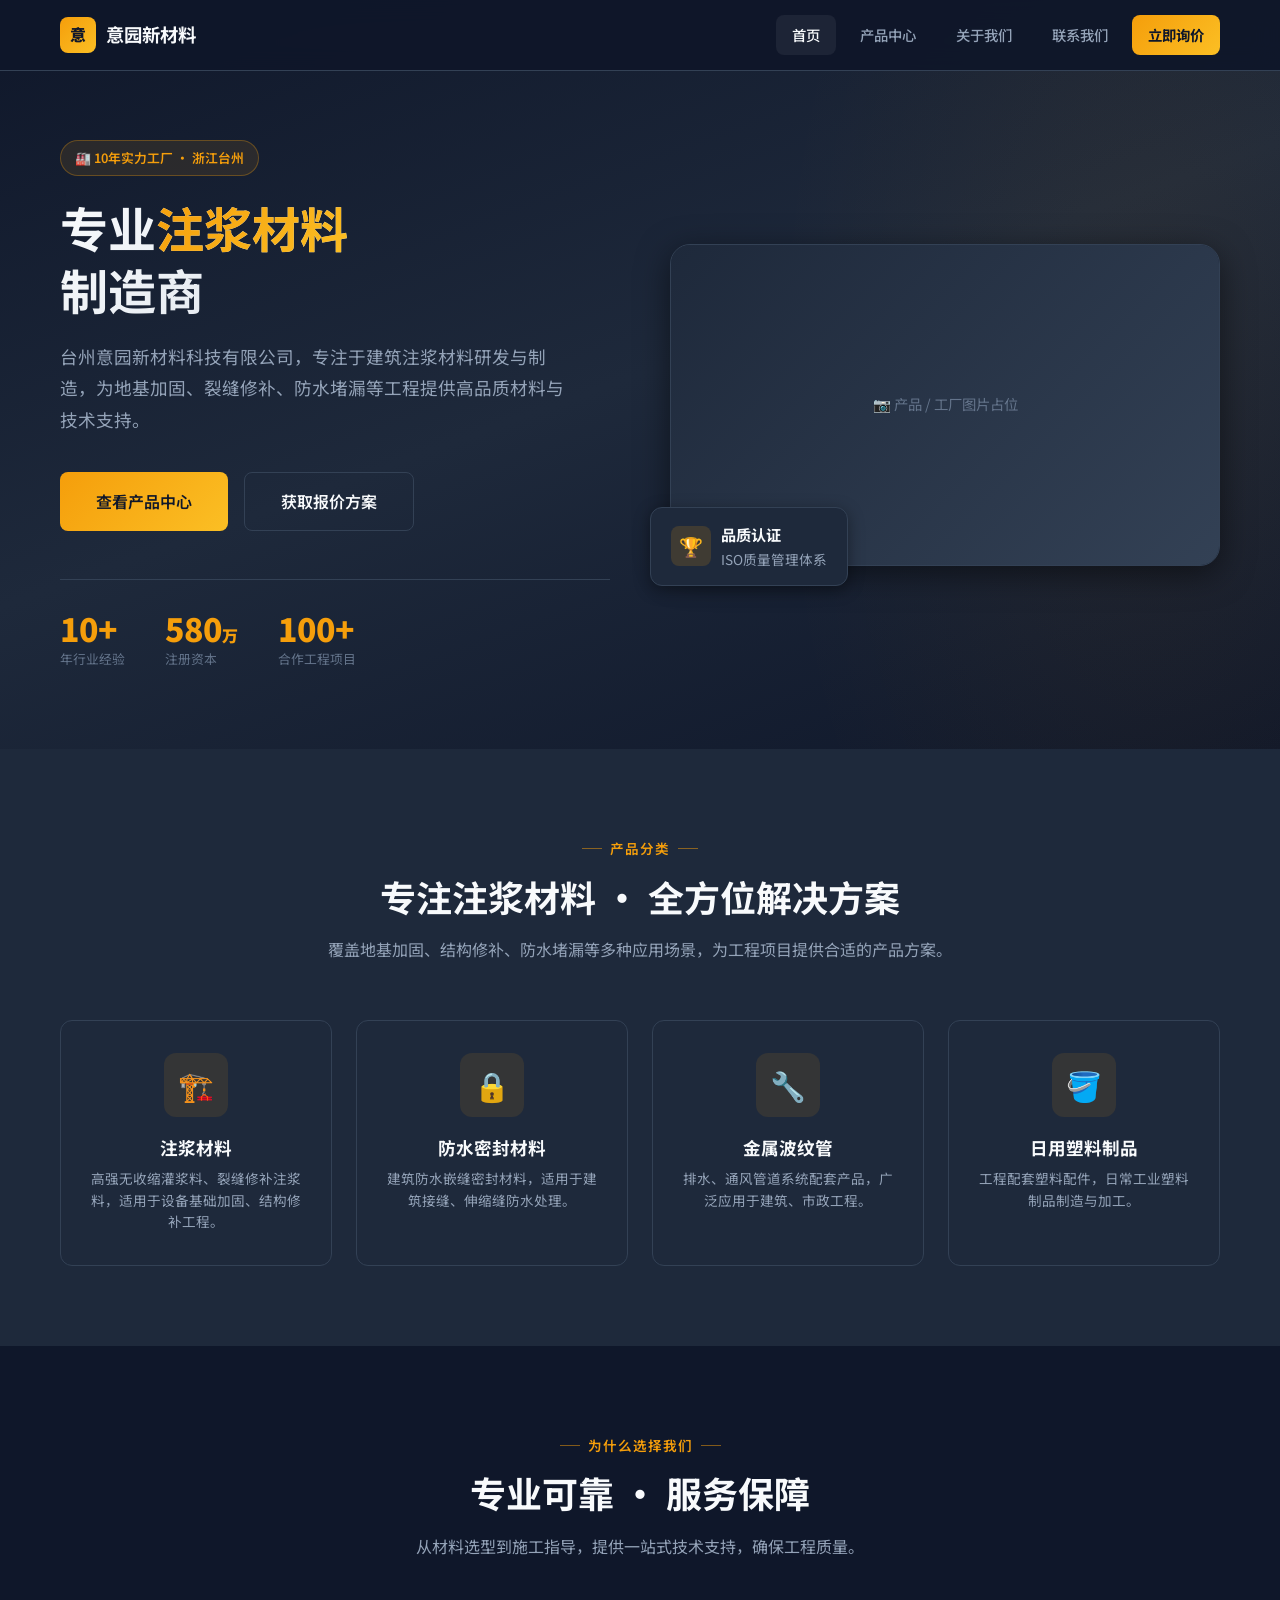
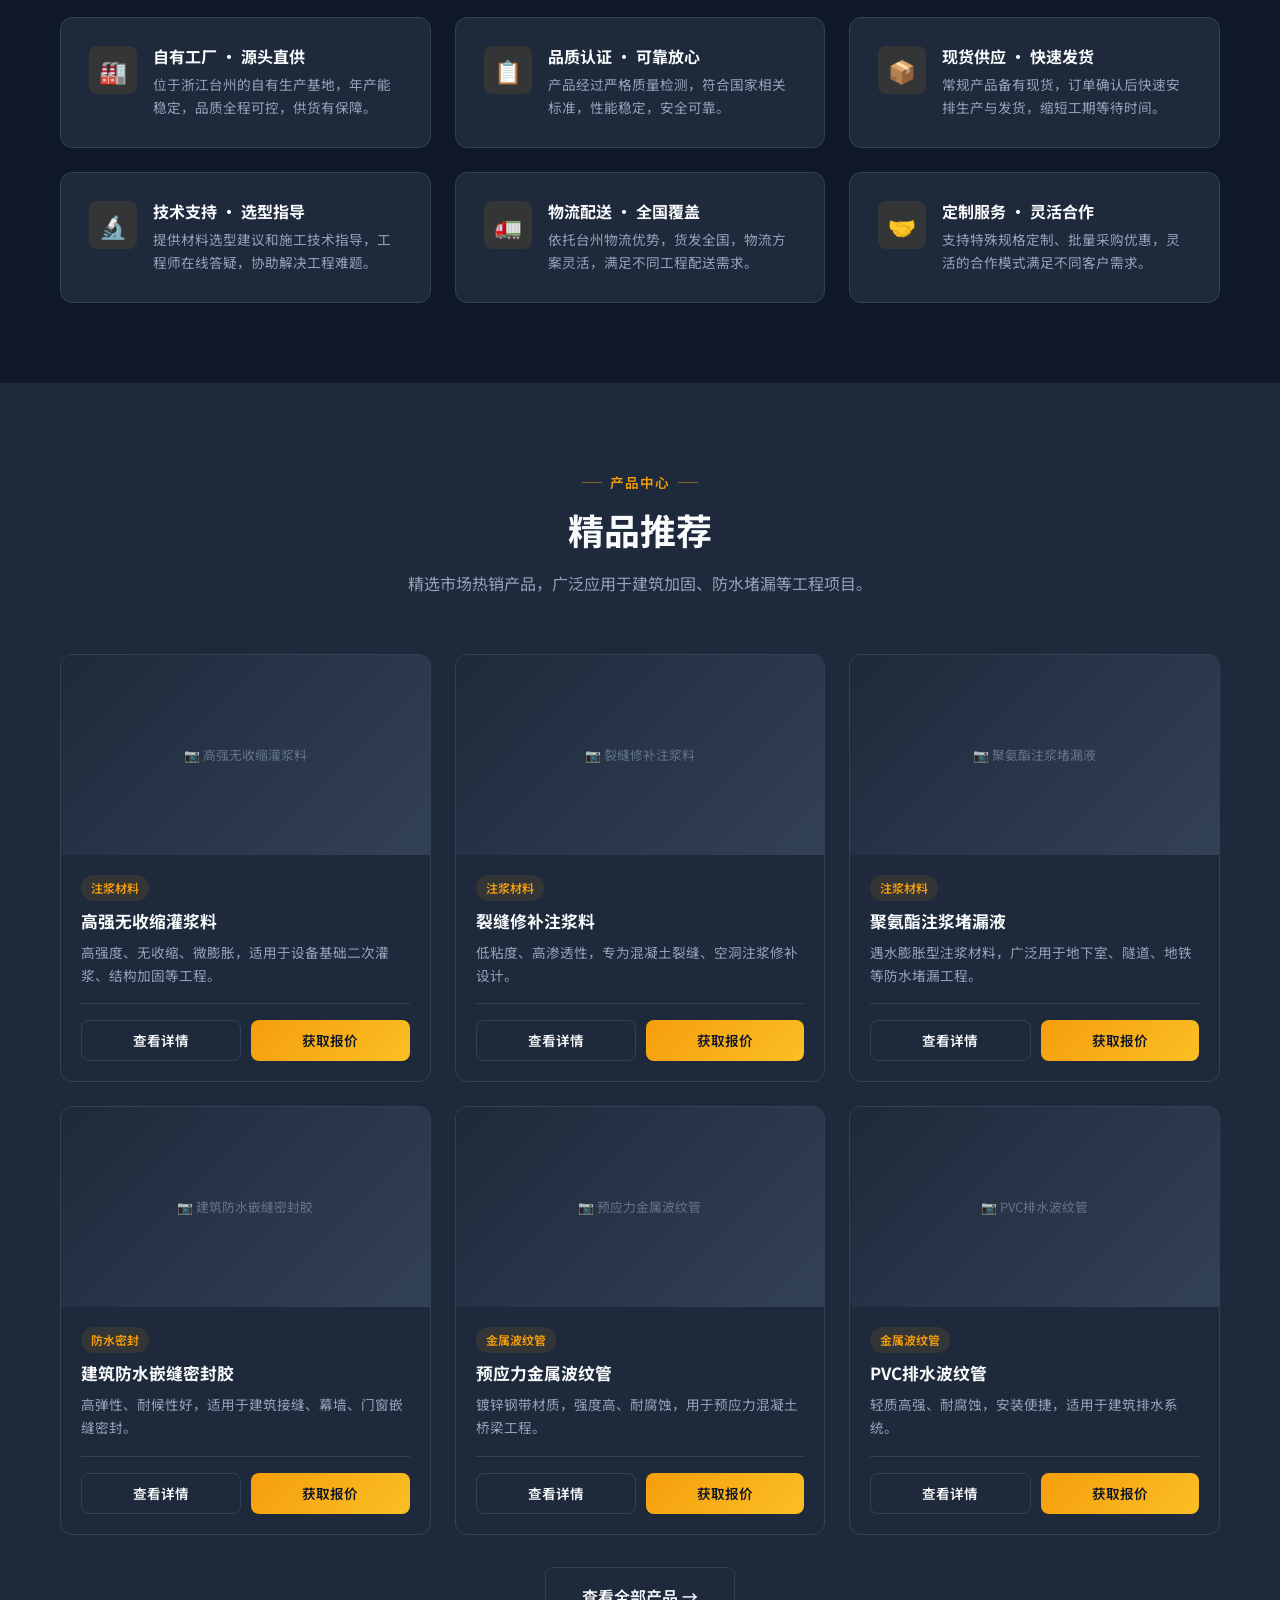
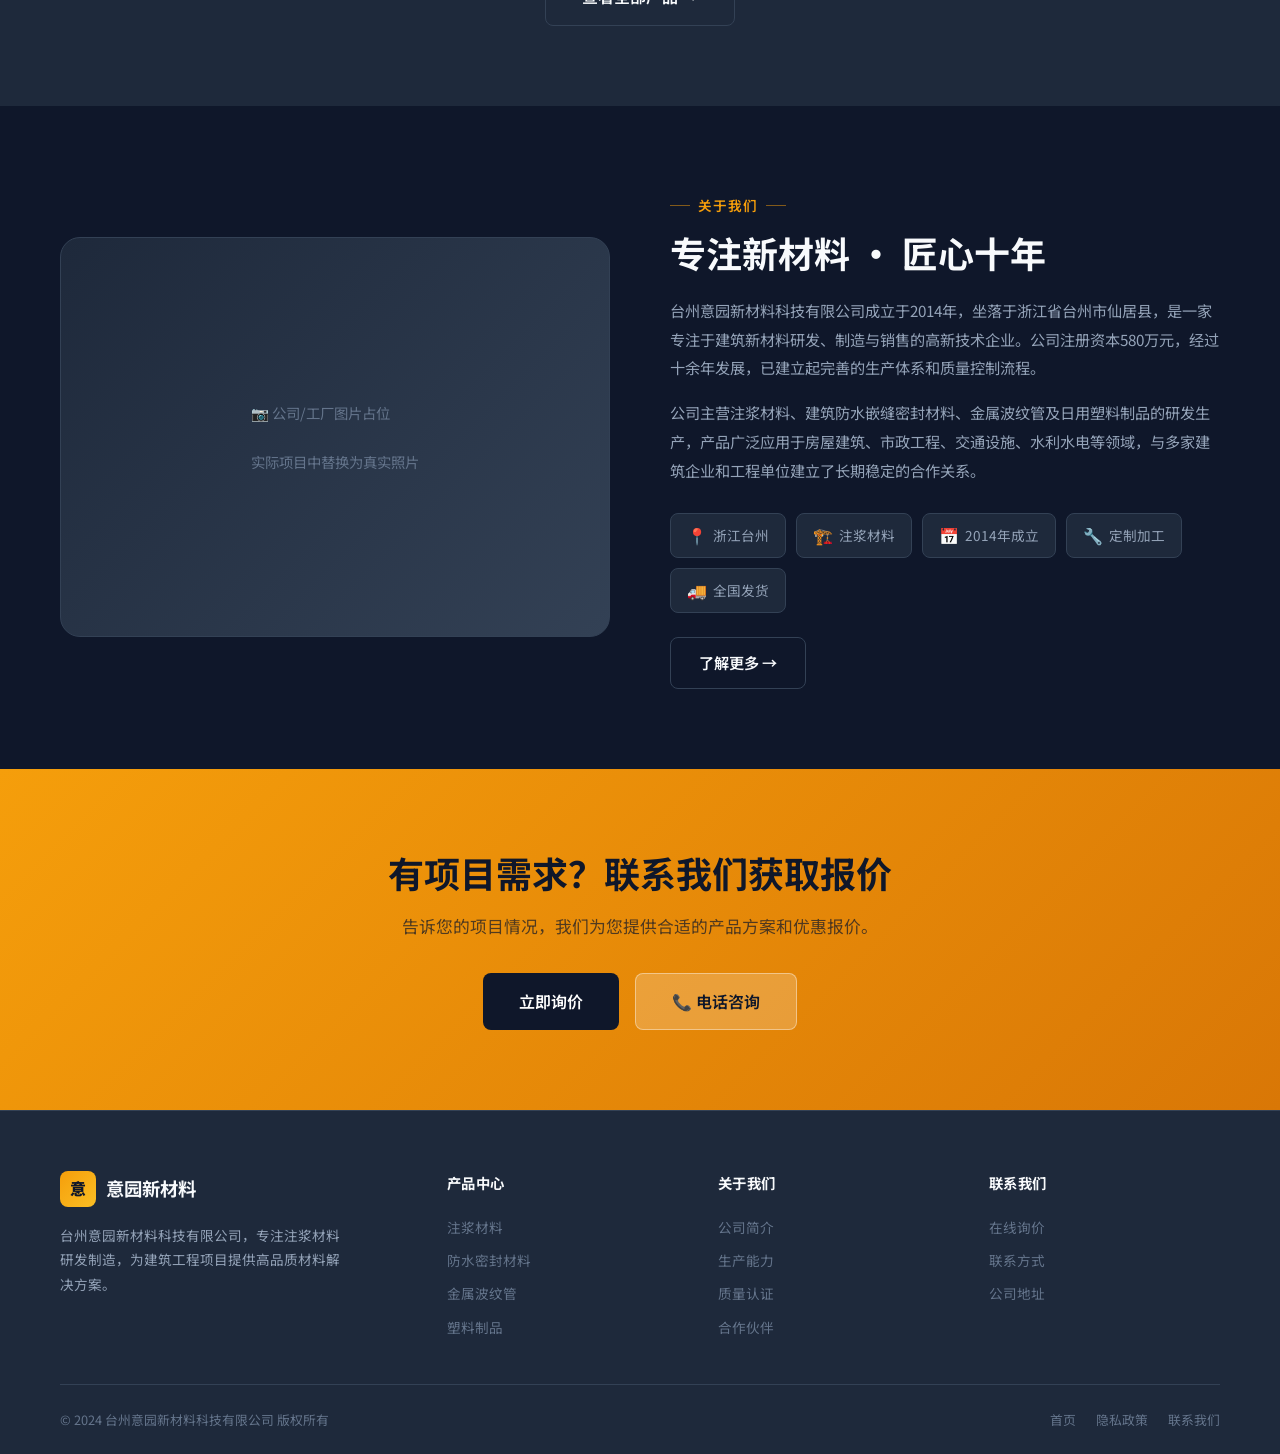
<file: index.html>
<!DOCTYPE html>
<html lang="zh-CN">
<head>
  <meta charset="UTF-8">
  <meta name="viewport" content="width=device-width, initial-scale=1.0">
  <title>台州意园新材料科技有限公司 — 专业注浆材料制造商</title>
  <meta name="description" content="台州意园新材料科技，10年注浆材料研发制造经验，专业生产高强无收缩灌浆料、裂缝修补注浆料等建筑加固材料，服务全国工程项目。">
  <link rel="preconnect" href="https://fonts.googleapis.com">
  <link href="https://fonts.googleapis.com/css2?family=Noto+Sans+SC:wght@400;500;600;700;900&display=swap" rel="stylesheet">
  <link rel="stylesheet" href="style.css">
</head>
<body>

  <!-- ========== 导航栏 ========== -->
  <nav class="navbar">
    <div class="container">
      <a href="index.html" class="navbar-logo">
        <div class="navbar-logo-icon">意</div>
        <span>意园新材料</span>
      </a>

      <div class="navbar-menu">
        <a href="index.html" class="active">首页</a>
        <a href="products.html">产品中心</a>
        <a href="about.html">关于我们</a>
        <a href="contact.html">联系我们</a>
        <a href="contact.html" class="navbar-cta">立即询价</a>
      </div>

      <button class="navbar-toggle" aria-label="打开菜单" aria-expanded="false">
        <span></span><span></span><span></span>
      </button>
    </div>
  </nav>

  <!-- 移动端菜单 -->
  <div class="mobile-menu">
    <a href="index.html" class="active">首页</a>
    <a href="products.html">产品中心</a>
    <a href="about.html">关于我们</a>
    <a href="contact.html">联系我们</a>
    <a href="contact.html">立即询价</a>
  </div>

  <!-- ========== Hero 区域 ========== -->
  <section class="hero">
    <div class="container">
      <div class="hero-content">
        <div class="hero-badge">🏭 10年实力工厂 · 浙江台州</div>
        <h1>专业<span>注浆材料</span><br>制造商</h1>
        <p class="hero-desc">
          台州意园新材料科技有限公司，专注于建筑注浆材料研发与制造，为地基加固、裂缝修补、防水堵漏等工程提供高品质材料与技术支持。
        </p>
        <div class="hero-buttons">
          <a href="products.html" class="btn btn-primary btn-lg">查看产品中心</a>
          <a href="contact.html" class="btn btn-outline btn-lg">获取报价方案</a>
        </div>
        <div class="hero-stats">
          <div>
            <div class="hero-stat-num">10+</div>
            <div class="hero-stat-label">年行业经验</div>
          </div>
          <div>
            <div class="hero-stat-num">580<span style="font-size:1rem;">万</span></div>
            <div class="hero-stat-label">注册资本</div>
          </div>
          <div>
            <div class="hero-stat-num">100+</div>
            <div class="hero-stat-label">合作工程项目</div>
          </div>
        </div>
      </div>

      <div class="hero-visual">
        <div class="hero-card">
          <div class="hero-card-img">
            <!-- 占位图：实际项目中替换为真实工厂/产品图片 -->
            <span>📷 产品 / 工厂图片占位</span>
          </div>
        </div>
        <div class="hero-floating-badge">
          <div class="hero-floating-badge-icon">🏆</div>
          <div class="hero-floating-badge-text">
            <strong>品质认证</strong>
            ISO质量管理体系
          </div>
        </div>
      </div>
    </div>
  </section>

  <!-- ========== 产品分类 ========== -->
  <section class="section section-dark" id="categories">
    <div class="container">
      <div class="section-header">
        <div class="section-label">产品分类</div>
        <h2>专注注浆材料 · 全方位解决方案</h2>
        <p>覆盖地基加固、结构修补、防水堵漏等多种应用场景，为工程项目提供合适的产品方案。</p>
      </div>

      <div class="categories-grid">
        <a href="products.html?cat=grouting" class="category-card">
          <div class="category-icon">🏗️</div>
          <h3>注浆材料</h3>
          <p>高强无收缩灌浆料、裂缝修补注浆料，适用于设备基础加固、结构修补工程。</p>
        </a>

        <a href="products.html?cat=sealing" class="category-card">
          <div class="category-icon">🔒</div>
          <h3>防水密封材料</h3>
          <p>建筑防水嵌缝密封材料，适用于建筑接缝、伸缩缝防水处理。</p>
        </a>

        <a href="products.html?cat=bellows" class="category-card">
          <div class="category-icon">🔧</div>
          <h3>金属波纹管</h3>
          <p>排水、通风管道系统配套产品，广泛应用于建筑、市政工程。</p>
        </a>

        <a href="products.html?cat=plastic" class="category-card">
          <div class="category-icon">🪣</div>
          <h3>日用塑料制品</h3>
          <p>工程配套塑料配件，日常工业塑料制品制造与加工。</p>
        </a>
      </div>
    </div>
  </section>

  <!-- ========== 核心优势 ========== -->
  <section class="section" id="features">
    <div class="container">
      <div class="section-header">
        <div class="section-label">为什么选择我们</div>
        <h2>专业可靠 · 服务保障</h2>
        <p>从材料选型到施工指导，提供一站式技术支持，确保工程质量。</p>
      </div>

      <div class="features-grid">
        <div class="feature-card">
          <div class="feature-icon">🏭</div>
          <div class="feature-content">
            <h4>自有工厂 · 源头直供</h4>
            <p>位于浙江台州的自有生产基地，年产能稳定，品质全程可控，供货有保障。</p>
          </div>
        </div>

        <div class="feature-card">
          <div class="feature-icon">📋</div>
          <div class="feature-content">
            <h4>品质认证 · 可靠放心</h4>
            <p>产品经过严格质量检测，符合国家相关标准，性能稳定，安全可靠。</p>
          </div>
        </div>

        <div class="feature-card">
          <div class="feature-icon">📦</div>
          <div class="feature-content">
            <h4>现货供应 · 快速发货</h4>
            <p>常规产品备有现货，订单确认后快速安排生产与发货，缩短工期等待时间。</p>
          </div>
        </div>

        <div class="feature-card">
          <div class="feature-icon">🔬</div>
          <div class="feature-content">
            <h4>技术支持 · 选型指导</h4>
            <p>提供材料选型建议和施工技术指导，工程师在线答疑，协助解决工程难题。</p>
          </div>
        </div>

        <div class="feature-card">
          <div class="feature-icon">🚛</div>
          <div class="feature-content">
            <h4>物流配送 · 全国覆盖</h4>
            <p>依托台州物流优势，货发全国，物流方案灵活，满足不同工程配送需求。</p>
          </div>
        </div>

        <div class="feature-card">
          <div class="feature-icon">🤝</div>
          <div class="feature-content">
            <h4>定制服务 · 灵活合作</h4>
            <p>支持特殊规格定制、批量采购优惠，灵活的合作模式满足不同客户需求。</p>
          </div>
        </div>
      </div>
    </div>
  </section>

  <!-- ========== 精选产品 ========== -->
  <section class="section section-dark" id="products">
    <div class="container">
      <div class="section-header">
        <div class="section-label">产品中心</div>
        <h2>精品推荐</h2>
        <p>精选市场热销产品，广泛应用于建筑加固、防水堵漏等工程项目。</p>
      </div>

      <div class="products-grid" id="featured-products">
        <!-- 产品由JS动态加载，数据来自 data/products.js -->
      </div>

      <div class="text-center mt-32">
        <a href="products.html" class="btn btn-outline btn-lg">查看全部产品 →</a>
      </div>
    </div>
  </section>

  <!-- ========== 关于我们 ========== -->
  <section class="section" id="about">
    <div class="container">
      <div class="about-grid">
        <div class="about-img-placeholder">
          📷 公司/工厂图片占位<br><br>
          实际项目中替换为真实照片
        </div>

        <div class="about-content">
          <div class="section-label">关于我们</div>
          <h2>专注新材料 · 匠心十年</h2>
          <p>
            台州意园新材料科技有限公司成立于2014年，坐落于浙江省台州市仙居县，是一家专注于建筑新材料研发、制造与销售的高新技术企业。公司注册资本580万元，经过十余年发展，已建立起完善的生产体系和质量控制流程。
          </p>
          <p>
            公司主营注浆材料、建筑防水嵌缝密封材料、金属波纹管及日用塑料制品的研发生产，产品广泛应用于房屋建筑、市政工程、交通设施、水利水电等领域，与多家建筑企业和工程单位建立了长期稳定的合作关系。
          </p>

          <div class="about-tags">
            <div class="about-tag"><span class="about-tag-icon">📍</span>浙江台州</div>
            <div class="about-tag"><span class="about-tag-icon">🏗️</span>注浆材料</div>
            <div class="about-tag"><span class="about-tag-icon">📅</span>2014年成立</div>
            <div class="about-tag"><span class="about-tag-icon">🔧</span>定制加工</div>
            <div class="about-tag"><span class="about-tag-icon">🚚</span>全国发货</div>
          </div>

          <div class="mt-24">
            <a href="about.html" class="btn btn-outline">了解更多 →</a>
          </div>
        </div>
      </div>
    </div>
  </section>

  <!-- ========== CTA 区域 ========== -->
  <section class="section" style="background: linear-gradient(135deg, #f59e0b, #d97706); text-align: center;">
    <div class="container">
      <h2 style="color: #0f172a; margin-bottom: 16px;">有项目需求？联系我们获取报价</h2>
      <p style="color: rgba(15,23,42,0.7); max-width: 500px; margin: 0 auto 32px; font-size: 1.05rem;">
        告诉您的项目情况，我们为您提供合适的产品方案和优惠报价。
      </p>
      <div style="display: flex; gap: 16px; justify-content: center; flex-wrap: wrap;">
        <a href="contact.html" class="btn" style="background:#0f172a; color:#fff; font-size:1rem; padding:14px 36px;">立即询价</a>
        <a href="tel:暂无" class="btn" style="background:rgba(255,255,255,0.2); color:#0f172a; border:1px solid rgba(255,255,255,0.4); font-size:1rem; padding:14px 36px;">📞 电话咨询</a>
      </div>
    </div>
  </section>

  <!-- ========== 页脚 ========== -->
  <footer class="footer">
    <div class="container">
      <div class="footer-grid">
        <div class="footer-brand">
          <a href="index.html" class="navbar-logo" style="margin-bottom: 8px;">
            <div class="navbar-logo-icon">意</div>
            <span>意园新材料</span>
          </a>
          <p>台州意园新材料科技有限公司，专注注浆材料研发制造，为建筑工程项目提供高品质材料解决方案。</p>
        </div>

        <div>
          <div class="footer-title">产品中心</div>
          <div class="footer-links">
            <a href="products.html?cat=grouting">注浆材料</a>
            <a href="products.html?cat=sealing">防水密封材料</a>
            <a href="products.html?cat=bellows">金属波纹管</a>
            <a href="products.html?cat=plastic">塑料制品</a>
          </div>
        </div>

        <div>
          <div class="footer-title">关于我们</div>
          <div class="footer-links">
            <a href="about.html">公司简介</a>
            <a href="about.html">生产能力</a>
            <a href="about.html">质量认证</a>
            <a href="about.html">合作伙伴</a>
          </div>
        </div>

        <div>
          <div class="footer-title">联系我们</div>
          <div class="footer-links">
            <a href="contact.html">在线询价</a>
            <a href="contact.html">联系方式</a>
            <a href="contact.html">公司地址</a>
          </div>
        </div>
      </div>

      <div class="footer-bottom">
        <span>© 2024 台州意园新材料科技有限公司 版权所有</span>
        <div class="footer-bottom-links">
          <a href="index.html">首页</a>
          <a href="about.html">隐私政策</a>
          <a href="contact.html">联系我们</a>
        </div>
      </div>
    </div>
  </footer>

  <!-- 回到顶部 -->
  <button class="back-to-top" aria-label="回到顶部">↑</button>

  <script src="main.js"></script>
  <script>
    // 动态加载精选产品
    document.addEventListener('DOMContentLoaded', () => {
      const container = document.getElementById('featured-products');
      if (!container) return;

      // 内嵌产品数据（后续可改为从 data/products.json 加载）
      const featuredProducts = [
        {
          id: 1,
          name: '高强无收缩灌浆料',
          category: 'grouting',
          categoryLabel: '注浆材料',
          desc: '高强度、无收缩、微膨胀，适用于设备基础二次灌浆、结构加固等工程。',
          image: '',
        },
        {
          id: 2,
          name: '裂缝修补注浆料',
          category: 'grouting',
          categoryLabel: '注浆材料',
          desc: '低粘度、高渗透性，专为混凝土裂缝、空洞注浆修补设计。',
          image: '',
        },
        {
          id: 3,
          name: '聚氨酯注浆堵漏液',
          category: 'grouting',
          categoryLabel: '注浆材料',
          desc: '遇水膨胀型注浆材料，广泛用于地下室、隧道、地铁等防水堵漏工程。',
          image: '',
        },
        {
          id: 4,
          name: '建筑防水嵌缝密封胶',
          category: 'sealing',
          categoryLabel: '防水密封',
          desc: '高弹性、耐候性好，适用于建筑接缝、幕墙、门窗嵌缝密封。',
          image: '',
        },
        {
          id: 5,
          name: '预应力金属波纹管',
          category: 'bellows',
          categoryLabel: '金属波纹管',
          desc: '镀锌钢带材质，强度高、耐腐蚀，用于预应力混凝土桥梁工程。',
          image: '',
        },
        {
          id: 6,
          name: 'PVC排水波纹管',
          category: 'bellows',
          categoryLabel: '金属波纹管',
          desc: '轻质高强、耐腐蚀，安装便捷，适用于建筑排水系统。',
          image: '',
        }
      ];

      container.innerHTML = featuredProducts.map(p => `
        <div class="product-card" data-category="${p.category}">
          <div class="product-card-img">
            📷 ${p.name}
          </div>
          <div class="product-card-body">
            <span class="product-tag">${p.categoryLabel}</span>
            <h3>${p.name}</h3>
            <p>${p.desc}</p>
            <div class="product-card-footer">
              <a href="product.html?id=${p.id}" class="btn btn-outline btn-sm" style="flex:1;">查看详情</a>
              <a href="contact.html" class="btn btn-primary btn-sm btn-inquiry" style="flex:1;">获取报价</a>
            </div>
          </div>
        </div>
      `).join('');
    });
  </script>
</body>
</html>
</file>
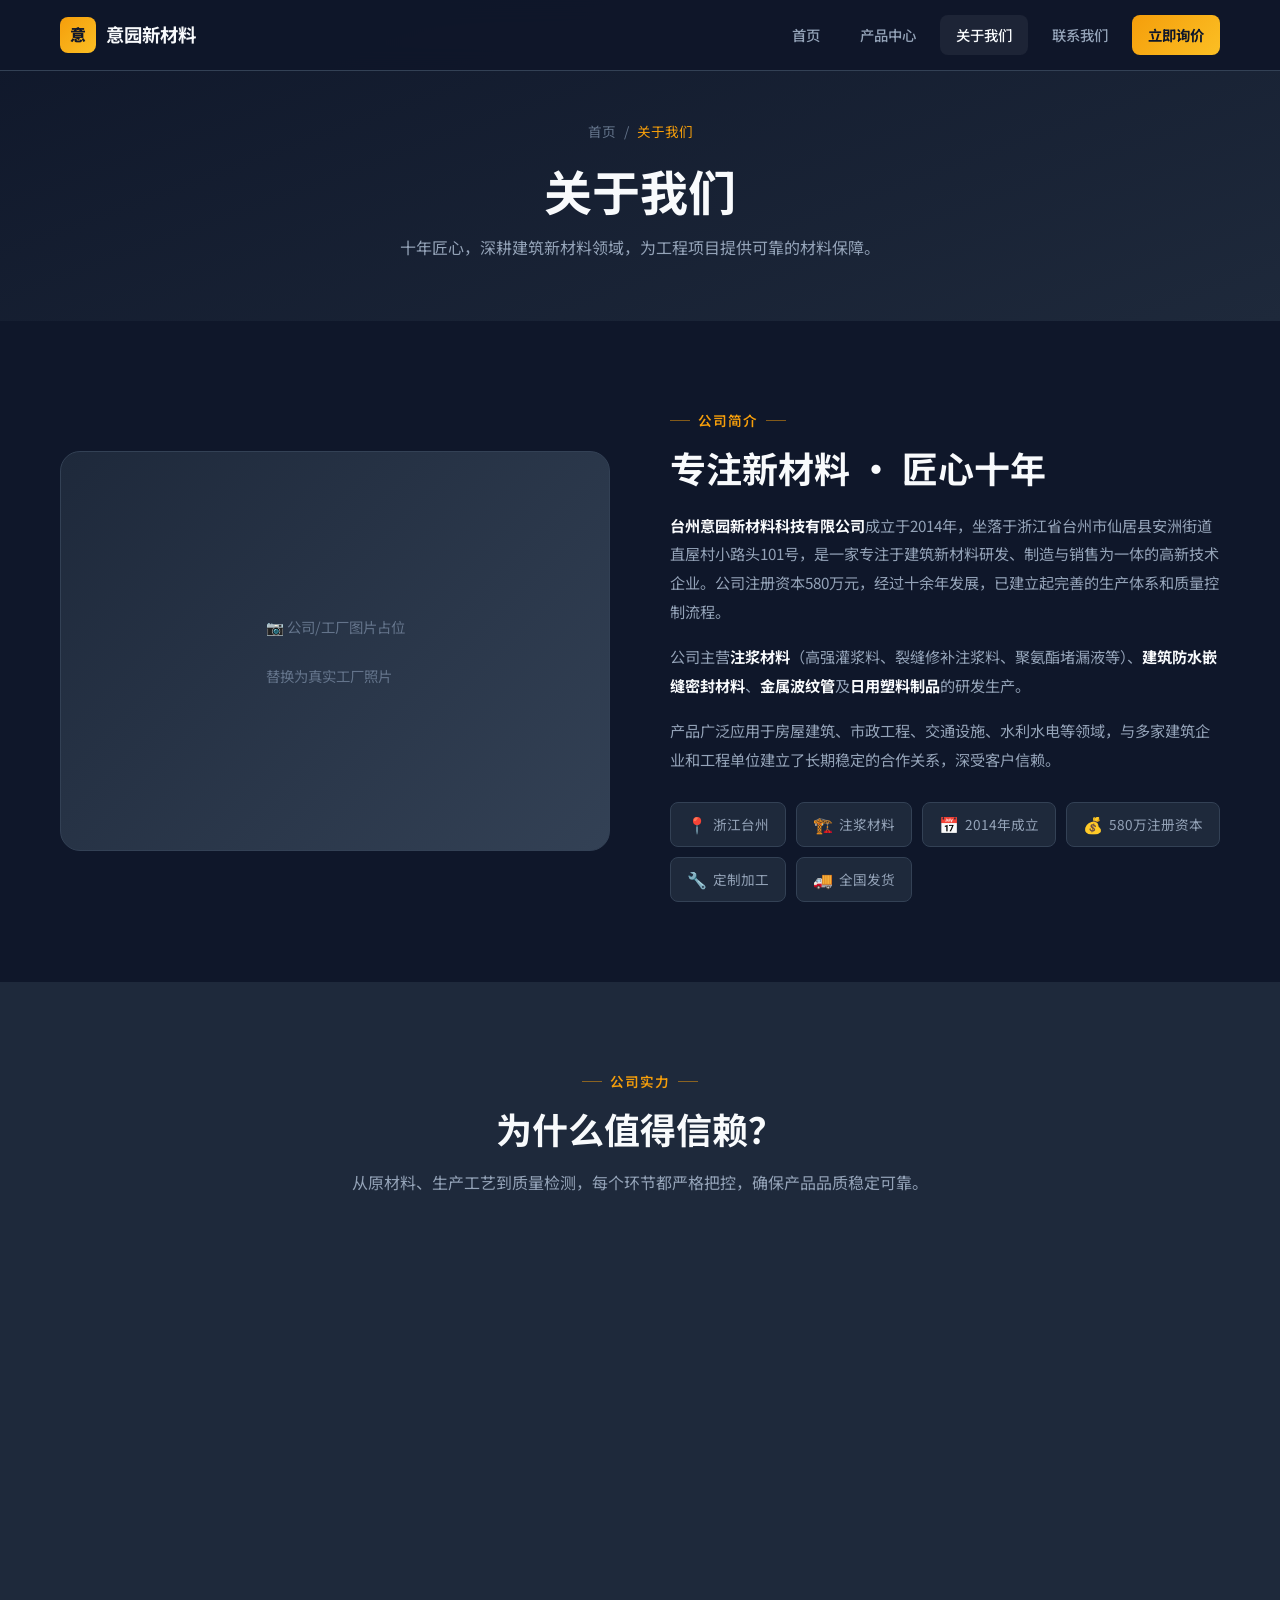
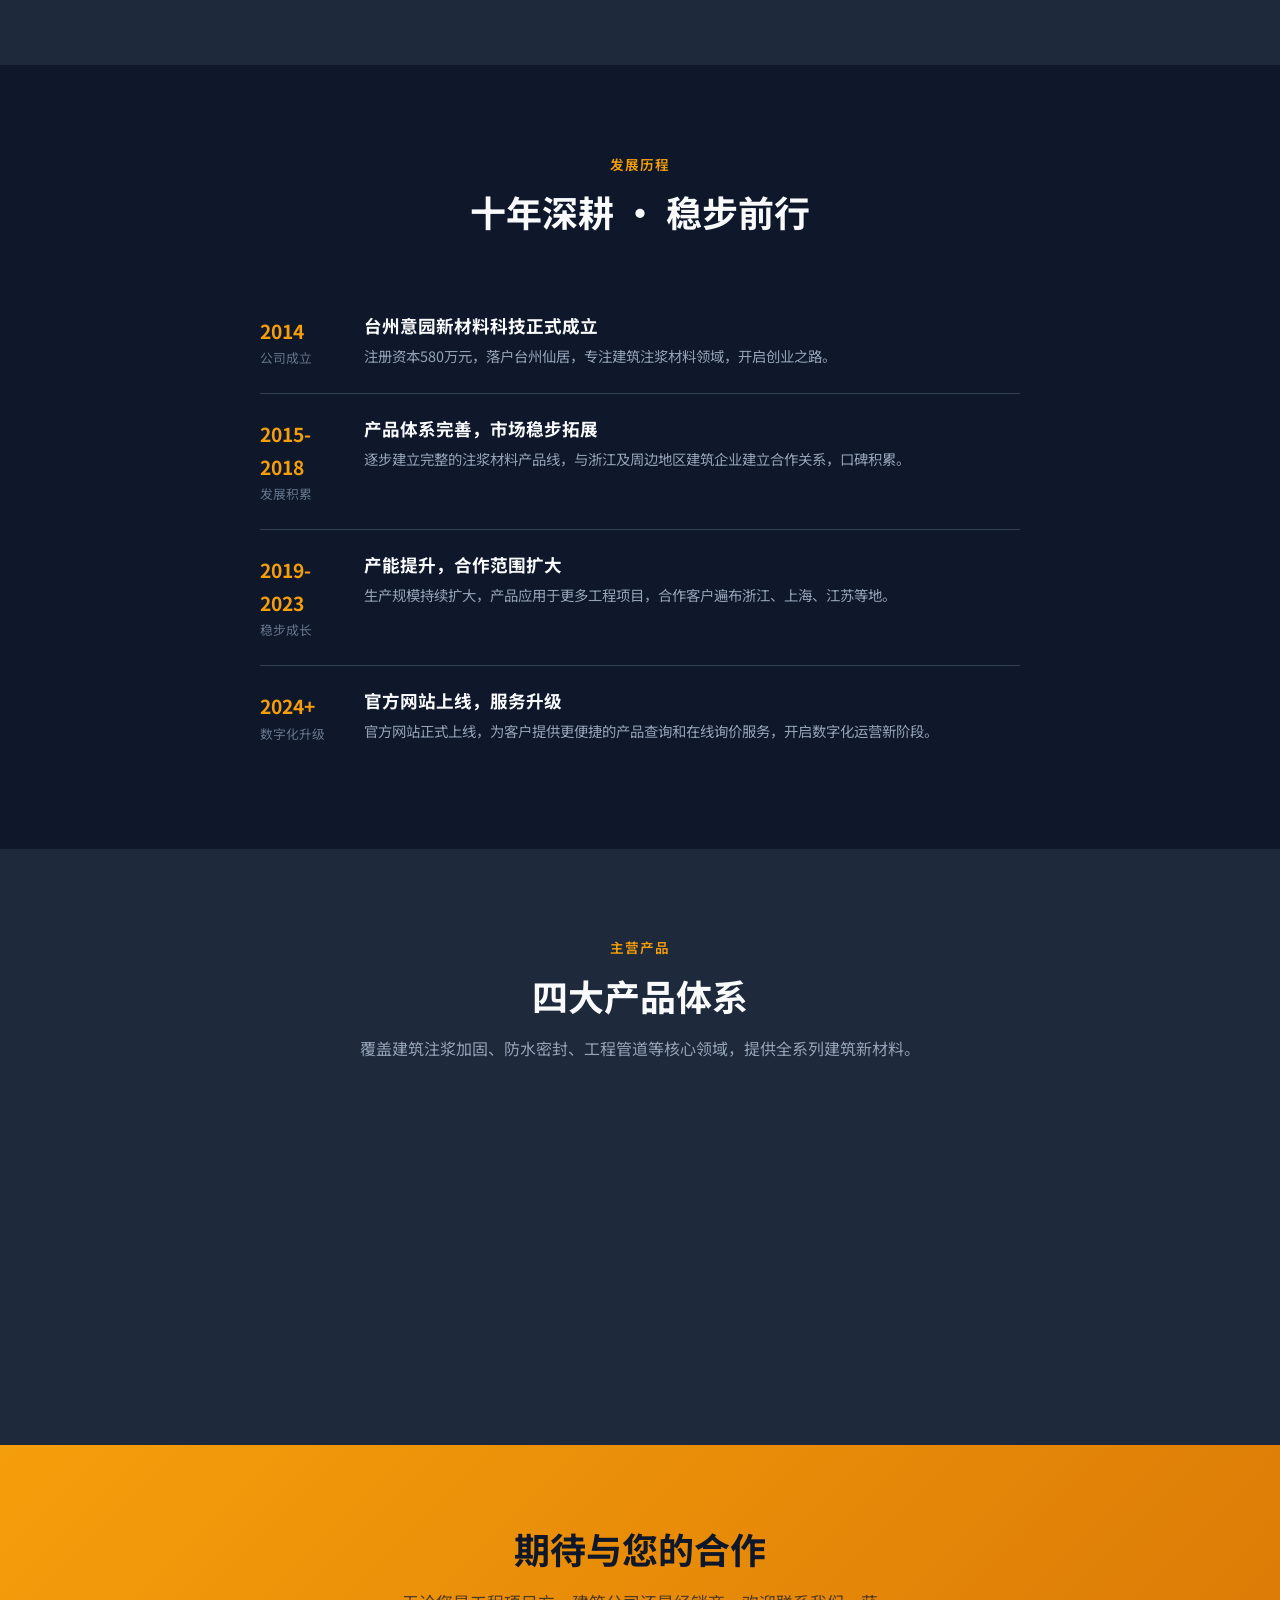
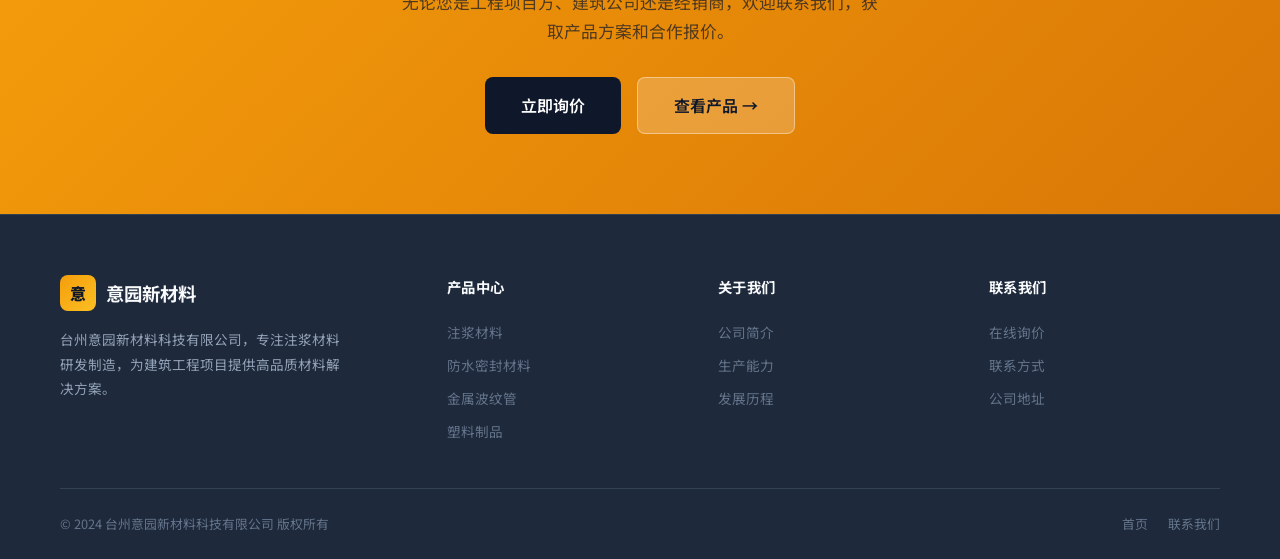
<file: about.html>
<!DOCTYPE html>
<html lang="zh-CN">
<head>
  <meta charset="UTF-8">
  <meta name="viewport" content="width=device-width, initial-scale=1.0">
  <title>关于我们 — 台州意园新材料科技有限公司</title>
  <meta name="description" content="了解台州意园新材料科技的发展历程、生产能力与企业文化。">
  <link rel="preconnect" href="https://fonts.googleapis.com">
  <link href="https://fonts.googleapis.com/css2?family=Noto+Sans+SC:wght@400;500;600;700;900&display=swap" rel="stylesheet">
  <link rel="stylesheet" href="style.css">
</head>
<body>

  <nav class="navbar">
    <div class="container">
      <a href="index.html" class="navbar-logo">
        <div class="navbar-logo-icon">意</div>
        <span>意园新材料</span>
      </a>
      <div class="navbar-menu">
        <a href="index.html">首页</a>
        <a href="products.html">产品中心</a>
        <a href="about.html" class="active">关于我们</a>
        <a href="contact.html">联系我们</a>
        <a href="contact.html" class="navbar-cta">立即询价</a>
      </div>
      <button class="navbar-toggle" aria-label="打开菜单" aria-expanded="false">
        <span></span><span></span><span></span>
      </button>
    </div>
  </nav>

  <div class="mobile-menu">
    <a href="index.html">首页</a>
    <a href="products.html">产品中心</a>
    <a href="about.html" class="active">关于我们</a>
    <a href="contact.html">联系我们</a>
    <a href="contact.html">立即询价</a>
  </div>

  <div class="page-header">
    <div class="container">
      <div class="breadcrumb">
        <a href="index.html">首页</a> / <span>关于我们</span>
      </div>
      <h1>关于我们</h1>
      <p>十年匠心，深耕建筑新材料领域，为工程项目提供可靠的材料保障。</p>
    </div>
  </div>

  <!-- 公司简介 -->
  <section class="section">
    <div class="container">
      <div class="about-grid">
        <div class="about-img-placeholder">
          📷 公司/工厂图片占位<br><br>
          替换为真实工厂照片
        </div>
        <div class="about-content">
          <div class="section-label">公司简介</div>
          <h2>专注新材料 · 匠心十年</h2>
          <p>
            <strong style="color:var(--color-text-primary);">台州意园新材料科技有限公司</strong>成立于2014年，坐落于浙江省台州市仙居县安洲街道直屋村小路头101号，是一家专注于建筑新材料研发、制造与销售为一体的高新技术企业。公司注册资本580万元，经过十余年发展，已建立起完善的生产体系和质量控制流程。
          </p>
          <p>
            公司主营<strong style="color:var(--color-text-primary);">注浆材料</strong>（高强灌浆料、裂缝修补注浆料、聚氨酯堵漏液等）、<strong style="color:var(--color-text-primary);">建筑防水嵌缝密封材料</strong>、<strong style="color:var(--color-text-primary);">金属波纹管</strong>及<strong style="color:var(--color-text-primary);">日用塑料制品</strong>的研发生产。
          </p>
          <p>
            产品广泛应用于房屋建筑、市政工程、交通设施、水利水电等领域，与多家建筑企业和工程单位建立了长期稳定的合作关系，深受客户信赖。
          </p>
          <div class="about-tags">
            <div class="about-tag"><span class="about-tag-icon">📍</span>浙江台州</div>
            <div class="about-tag"><span class="about-tag-icon">🏗️</span>注浆材料</div>
            <div class="about-tag"><span class="about-tag-icon">📅</span>2014年成立</div>
            <div class="about-tag"><span class="about-tag-icon">💰</span>580万注册资本</div>
            <div class="about-tag"><span class="about-tag-icon">🔧</span>定制加工</div>
            <div class="about-tag"><span class="about-tag-icon">🚚</span>全国发货</div>
          </div>
        </div>
      </div>
    </div>
  </section>

  <!-- 公司实力 -->
  <section class="section section-dark">
    <div class="container">
      <div class="section-header">
        <div class="section-label">公司实力</div>
        <h2>为什么值得信赖？</h2>
        <p>从原材料、生产工艺到质量检测，每个环节都严格把控，确保产品品质稳定可靠。</p>
      </div>
      <div class="features-grid">
        <div class="feature-card">
          <div class="feature-icon">🏭</div>
          <div class="feature-content">
            <h4>自有生产基地</h4>
            <p>位于台州仙居的自有工厂，生产线完备，年产能稳定，能够满足不同规模的工程项目需求。</p>
          </div>
        </div>
        <div class="feature-card">
          <div class="feature-icon">📋</div>
          <div class="feature-content">
            <h4>质量稳定可靠</h4>
            <p>建立完整的质量管理体系，原材料入库检验、过程控制、成品检测层层把关，产品性能稳定。</p>
          </div>
        </div>
        <div class="feature-card">
          <div class="feature-icon">🤝</div>
          <div class="feature-content">
            <h4>长期稳定供货</h4>
            <p>常规产品备有安全库存，批量订单有序排产，确保准时交货，避免工程工期延误。</p>
          </div>
        </div>
        <div class="feature-card">
          <div class="feature-icon">🔬</div>
          <div class="feature-content">
            <h4>技术支持团队</h4>
            <p>配备专业技术顾问，提供材料选型建议、施工指导和问题解决方案，一站式服务省心省力。</p>
          </div>
        </div>
        <div class="feature-card">
          <div class="feature-icon">🚛</div>
          <div class="feature-content">
            <h4>物流网络覆盖</h4>
            <p>依托台州便利的物流网络，货发全国各地，物流方案灵活，大宗货物运输成本可控。</p>
          </div>
        </div>
        <div class="feature-card">
          <div class="feature-icon">💰</div>
          <div class="feature-content">
            <h4>灵活合作模式</h4>
            <p>支持来样定制、批量采购、长期供应等多种合作模式，价格政策灵活，满足不同客户需求。</p>
          </div>
        </div>
      </div>
    </div>
  </section>

  <!-- 发展历程 -->
  <section class="section">
    <div class="container" style="max-width: 800px; margin: 0 auto;">
      <div class="section-header">
        <div class="section-label">发展历程</div>
        <h2>十年深耕 · 稳步前行</h2>
      </div>
      <div>
        <div style="display: flex; gap: 24px; padding: 24px 0; border-bottom: 1px solid var(--color-border);">
          <div style="width: 80px; flex-shrink: 0;">
            <div style="color: var(--color-accent); font-weight: 700; font-size: 1.2rem;">2014</div>
            <div style="color: var(--color-text-muted); font-size: 0.8rem;">公司成立</div>
          </div>
          <div>
            <h4 style="margin-bottom: 6px;">台州意园新材料科技正式成立</h4>
            <p style="font-size: 0.9rem;">注册资本580万元，落户台州仙居，专注建筑注浆材料领域，开启创业之路。</p>
          </div>
        </div>
        <div style="display: flex; gap: 24px; padding: 24px 0; border-bottom: 1px solid var(--color-border);">
          <div style="width: 80px; flex-shrink: 0;">
            <div style="color: var(--color-accent); font-weight: 700; font-size: 1.2rem;">2015-2018</div>
            <div style="color: var(--color-text-muted); font-size: 0.8rem;">发展积累</div>
          </div>
          <div>
            <h4 style="margin-bottom: 6px;">产品体系完善，市场稳步拓展</h4>
            <p style="font-size: 0.9rem;">逐步建立完整的注浆材料产品线，与浙江及周边地区建筑企业建立合作关系，口碑积累。</p>
          </div>
        </div>
        <div style="display: flex; gap: 24px; padding: 24px 0; border-bottom: 1px solid var(--color-border);">
          <div style="width: 80px; flex-shrink: 0;">
            <div style="color: var(--color-accent); font-weight: 700; font-size: 1.2rem;">2019-2023</div>
            <div style="color: var(--color-text-muted); font-size: 0.8rem;">稳步成长</div>
          </div>
          <div>
            <h4 style="margin-bottom: 6px;">产能提升，合作范围扩大</h4>
            <p style="font-size: 0.9rem;">生产规模持续扩大，产品应用于更多工程项目，合作客户遍布浙江、上海、江苏等地。</p>
          </div>
        </div>
        <div style="display: flex; gap: 24px; padding: 24px 0;">
          <div style="width: 80px; flex-shrink: 0;">
            <div style="color: var(--color-accent); font-weight: 700; font-size: 1.2rem;">2024+</div>
            <div style="color: var(--color-text-muted); font-size: 0.8rem;">数字化升级</div>
          </div>
          <div>
            <h4 style="margin-bottom: 6px;">官方网站上线，服务升级</h4>
            <p style="font-size: 0.9rem;">官方网站正式上线，为客户提供更便捷的产品查询和在线询价服务，开启数字化运营新阶段。</p>
          </div>
        </div>
      </div>
    </div>
  </section>

  <!-- 产品类别 -->
  <section class="section section-dark">
    <div class="container">
      <div class="section-header">
        <div class="section-label">主营产品</div>
        <h2>四大产品体系</h2>
        <p>覆盖建筑注浆加固、防水密封、工程管道等核心领域，提供全系列建筑新材料。</p>
      </div>
      <div class="categories-grid">
        <a href="products.html?cat=grouting" class="category-card">
          <div class="category-icon">🏗️</div>
          <h3>注浆材料</h3>
          <p>高强灌浆料、裂缝修补料、聚氨酯堵漏液、超细水泥注浆料，适用于建筑加固与防水堵漏。</p>
        </a>
        <a href="products.html?cat=sealing" class="category-card">
          <div class="category-icon">🔒</div>
          <h3>防水密封材料</h3>
          <p>硅酮密封胶、聚氨酯密封胶、遇水膨胀止水条，用于建筑接缝防水与嵌缝处理。</p>
        </a>
        <a href="products.html?cat=bellows" class="category-card">
          <div class="category-icon">🔧</div>
          <h3>金属波纹管</h3>
          <p>预应力波纹管、PVC双壁波纹管，用于桥梁工程预应力孔道和排水管道系统。</p>
        </a>
        <a href="products.html?cat=plastic" class="category-card">
          <div class="category-icon">🪣</div>
          <h3>日用塑料制品</h3>
          <p>工程配套塑料配件、塑料检查井等，广泛用于市政和建筑工程的管道系统配套。</p>
        </a>
      </div>
    </div>
  </section>

  <!-- CTA -->
  <section class="section" style="background: linear-gradient(135deg, #f59e0b, #d97706); text-align: center;">
    <div class="container">
      <h2 style="color: #0f172a; margin-bottom: 16px;">期待与您的合作</h2>
      <p style="color: rgba(15,23,42,0.7); max-width: 480px; margin: 0 auto 32px; font-size: 1.05rem;">
        无论您是工程项目方、建筑公司还是经销商，欢迎联系我们，获取产品方案和合作报价。
      </p>
      <div style="display: flex; gap: 16px; justify-content: center; flex-wrap: wrap;">
        <a href="contact.html" class="btn" style="background:#0f172a; color:#fff; font-size:1rem; padding:14px 36px;">立即询价</a>
        <a href="products.html" class="btn" style="background:rgba(255,255,255,0.2); color:#0f172a; border:1px solid rgba(255,255,255,0.4); font-size:1rem; padding:14px 36px;">查看产品 →</a>
      </div>
    </div>
  </section>

  <footer class="footer">
    <div class="container">
      <div class="footer-grid">
        <div class="footer-brand">
          <a href="index.html" class="navbar-logo" style="margin-bottom: 8px;">
            <div class="navbar-logo-icon">意</div>
            <span>意园新材料</span>
          </a>
          <p>台州意园新材料科技有限公司，专注注浆材料研发制造，为建筑工程项目提供高品质材料解决方案。</p>
        </div>
        <div>
          <div class="footer-title">产品中心</div>
          <div class="footer-links">
            <a href="products.html?cat=grouting">注浆材料</a>
            <a href="products.html?cat=sealing">防水密封材料</a>
            <a href="products.html?cat=bellows">金属波纹管</a>
            <a href="products.html?cat=plastic">塑料制品</a>
          </div>
        </div>
        <div>
          <div class="footer-title">关于我们</div>
          <div class="footer-links">
            <a href="about.html">公司简介</a>
            <a href="about.html">生产能力</a>
            <a href="about.html">发展历程</a>
          </div>
        </div>
        <div>
          <div class="footer-title">联系我们</div>
          <div class="footer-links">
            <a href="contact.html">在线询价</a>
            <a href="contact.html">联系方式</a>
            <a href="contact.html">公司地址</a>
          </div>
        </div>
      </div>
      <div class="footer-bottom">
        <span>© 2024 台州意园新材料科技有限公司 版权所有</span>
        <div class="footer-bottom-links">
          <a href="index.html">首页</a>
          <a href="contact.html">联系我们</a>
        </div>
      </div>
    </div>
  </footer>

  <button class="back-to-top" aria-label="回到顶部">↑</button>

  <script src="main.js"></script>
</body>
</html>
</file>
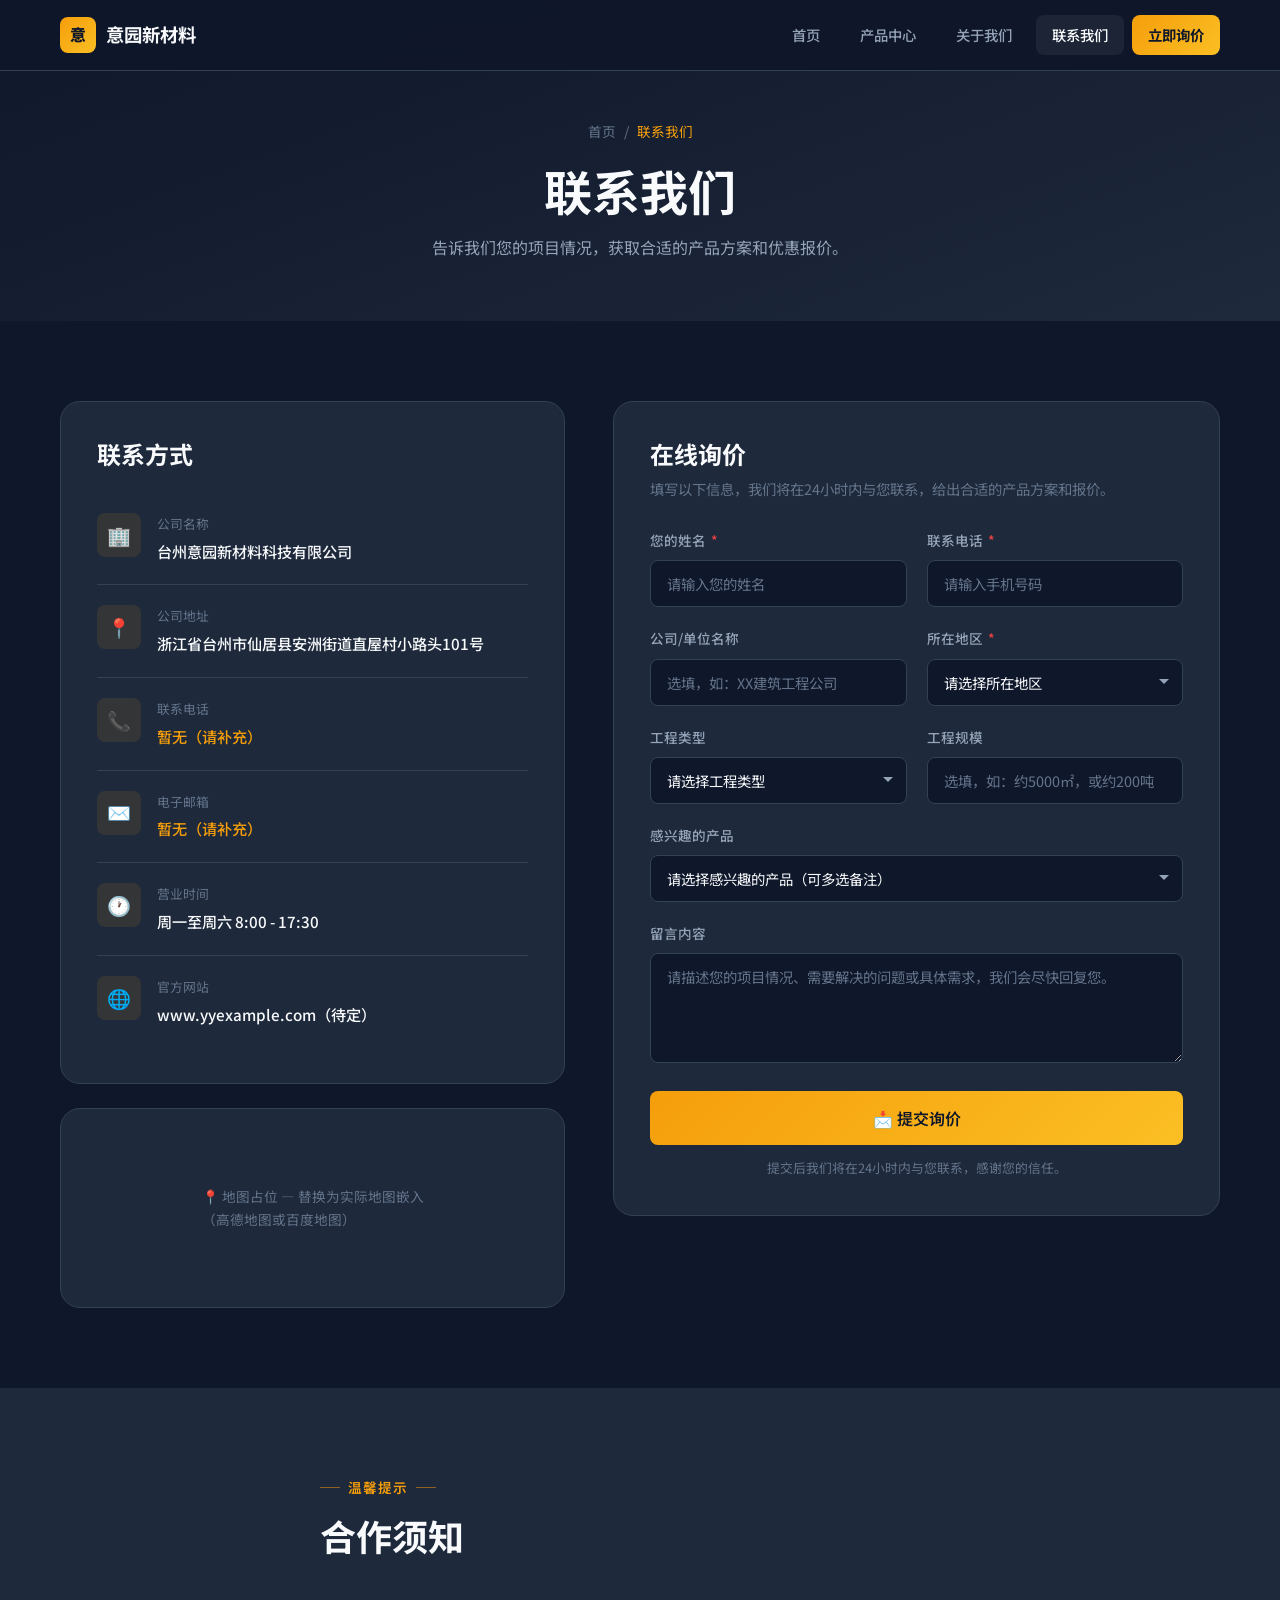
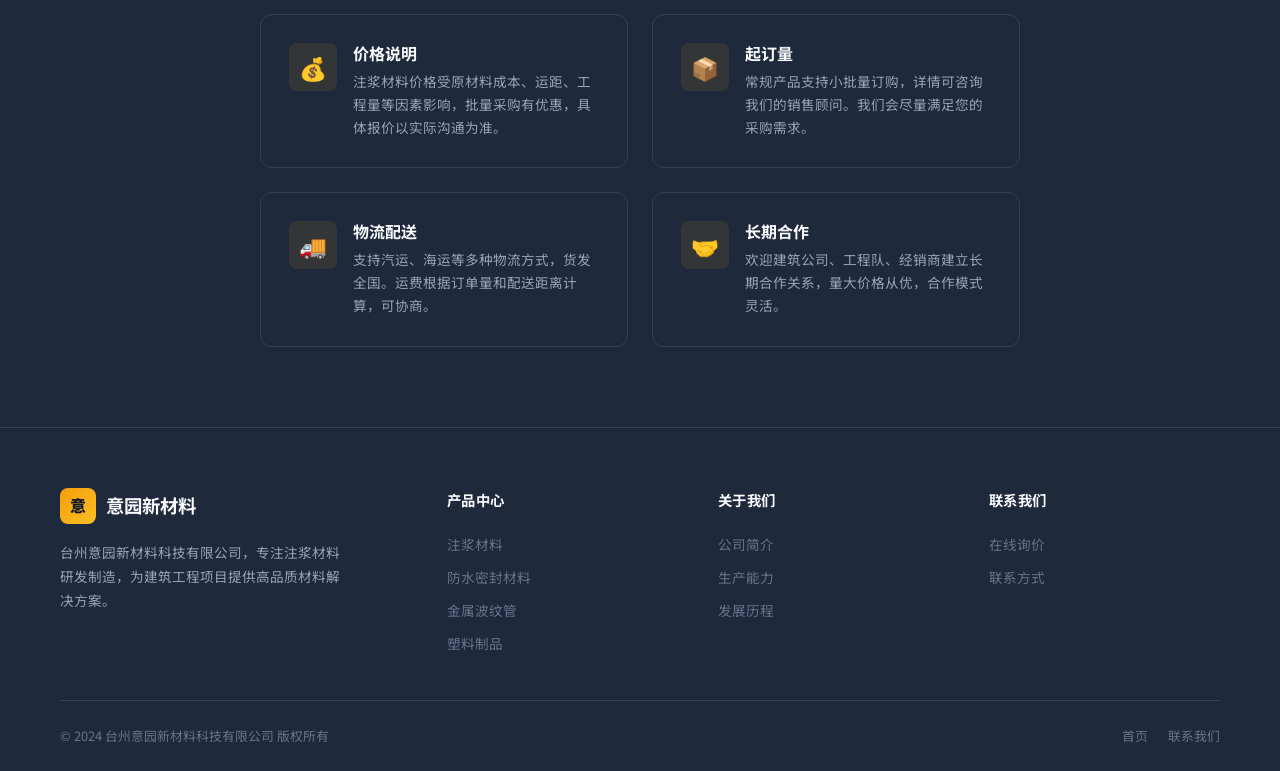
<file: contact.html>
<!DOCTYPE html>
<html lang="zh-CN">
<head>
  <meta charset="UTF-8">
  <meta name="viewport" content="width=device-width, initial-scale=1.0">
  <title>联系我们 — 台州意园新材料科技有限公司</title>
  <meta name="description" content="联系台州意园新材料科技，获取注浆材料、防水密封材料的报价和技术支持。">
  <link rel="preconnect" href="https://fonts.googleapis.com">
  <link href="https://fonts.googleapis.com/css2?family=Noto+Sans+SC:wght@400;500;600;700;900&display=swap" rel="stylesheet">
  <link rel="stylesheet" href="style.css">
</head>
<body>

  <nav class="navbar">
    <div class="container">
      <a href="index.html" class="navbar-logo">
        <div class="navbar-logo-icon">意</div>
        <span>意园新材料</span>
      </a>
      <div class="navbar-menu">
        <a href="index.html">首页</a>
        <a href="products.html">产品中心</a>
        <a href="about.html">关于我们</a>
        <a href="contact.html" class="active">联系我们</a>
        <a href="contact.html" class="navbar-cta">立即询价</a>
      </div>
      <button class="navbar-toggle" aria-label="打开菜单" aria-expanded="false">
        <span></span><span></span><span></span>
      </button>
    </div>
  </nav>

  <div class="mobile-menu">
    <a href="index.html">首页</a>
    <a href="products.html">产品中心</a>
    <a href="about.html">关于我们</a>
    <a href="contact.html" class="active">联系我们</a>
    <a href="contact.html">立即询价</a>
  </div>

  <div class="page-header">
    <div class="container">
      <div class="breadcrumb">
        <a href="index.html">首页</a> / <span>联系我们</span>
      </div>
      <h1>联系我们</h1>
      <p>告诉我们您的项目情况，获取合适的产品方案和优惠报价。</p>
    </div>
  </div>

  <!-- 联系方式 + 询盘表单 -->
  <section class="section">
    <div class="container">
      <div class="contact-grid">

        <!-- 左侧：联系方式 -->
        <div>
          <div class="contact-info-card">
            <h2 style="font-size: 1.5rem; margin-bottom: 24px;">联系方式</h2>

            <div class="contact-info-item">
              <div class="contact-info-icon">🏢</div>
              <div>
                <div class="contact-info-label">公司名称</div>
                <div class="contact-info-value">台州意园新材料科技有限公司</div>
              </div>
            </div>

            <div class="contact-info-item">
              <div class="contact-info-icon">📍</div>
              <div>
                <div class="contact-info-label">公司地址</div>
                <div class="contact-info-value">浙江省台州市仙居县安洲街道直屋村小路头101号</div>
              </div>
            </div>

            <div class="contact-info-item">
              <div class="contact-info-icon">📞</div>
              <div>
                <div class="contact-info-label">联系电话</div>
                <div class="contact-info-value">
                  <a href="tel:暂无" style="color: var(--color-accent);">暂无（请补充）</a>
                </div>
              </div>
            </div>

            <div class="contact-info-item">
              <div class="contact-info-icon">✉️</div>
              <div>
                <div class="contact-info-label">电子邮箱</div>
                <div class="contact-info-value">
                  <a href="mailto:暂无" style="color: var(--color-accent);">暂无（请补充）</a>
                </div>
              </div>
            </div>

            <div class="contact-info-item">
              <div class="contact-info-icon">🕐</div>
              <div>
                <div class="contact-info-label">营业时间</div>
                <div class="contact-info-value">周一至周六 8:00 - 17:30</div>
              </div>
            </div>

            <div class="contact-info-item" style="border-bottom: none;">
              <div class="contact-info-icon">🌐</div>
              <div>
                <div class="contact-info-label">官方网站</div>
                <div class="contact-info-value">www.yyexample.com（待定）</div>
              </div>
            </div>
          </div>

          <!-- 地图占位 -->
          <div style="margin-top: 24px; background: var(--color-bg-secondary); border: 1px solid var(--color-border); border-radius: var(--radius-xl); overflow: hidden; height: 200px; display: flex; align-items: center; justify-content: center; color: var(--color-text-muted); font-size: 0.85rem;">
            📍 地图占位 — 替换为实际地图嵌入<br>（高德地图或百度地图）
          </div>
        </div>

        <!-- 右侧：询盘表单 -->
        <div>
          <div class="form-card">
            <h2 style="font-size: 1.5rem; margin-bottom: 8px;">在线询价</h2>
            <p style="font-size: 0.9rem; margin-bottom: 28px; color: var(--color-text-muted);">
              填写以下信息，我们将在24小时内与您联系，给出合适的产品方案和报价。
            </p>

            <!-- 表单 -->
            <form id="inquiry-form" novalidate>
              <div class="form-grid">
                <div class="form-group">
                  <label for="name">您的姓名 <span class="required">*</span></label>
                  <input type="text" id="name" name="name" placeholder="请输入您的姓名" required>
                  <span class="form-error">请输入您的姓名</span>
                </div>

                <div class="form-group">
                  <label for="phone">联系电话 <span class="required">*</span></label>
                  <input type="tel" id="phone" name="phone" placeholder="请输入手机号码" required>
                  <span class="form-error">请输入正确的手机号码</span>
                </div>

                <div class="form-group">
                  <label for="company">公司/单位名称</label>
                  <input type="text" id="company" name="company" placeholder="选填，如：XX建筑工程公司">
                </div>

                <div class="form-group">
                  <label for="region">所在地区 <span class="required">*</span></label>
                  <select id="region" name="region" required>
                    <option value="">请选择所在地区</option>
                    <option value="浙江省">浙江省</option>
                    <option value="上海市">上海市</option>
                    <option value="江苏省">江苏省</option>
                    <option value="安徽省">安徽省</option>
                    <option value="江西省">江西省</option>
                    <option value="福建省">福建省</option>
                    <option value="其他地区">其他地区</option>
                  </select>
                  <span class="form-error">请选择所在地区</span>
                </div>

                <div class="form-group">
                  <label for="project-type">工程类型</label>
                  <select id="project-type" name="project-type">
                    <option value="">请选择工程类型</option>
                    <option value="房屋建筑工程">房屋建筑工程</option>
                    <option value="市政基础设施">市政基础设施</option>
                    <option value="桥梁/隧道工程">桥梁/隧道工程</option>
                    <option value="水利水电工程">水利水电工程</option>
                    <option value="工业厂房工程">工业厂房工程</option>
                    <option value="装修装饰工程">装修装饰工程</option>
                    <option value="其他">其他</option>
                  </select>
                </div>

                <div class="form-group">
                  <label for="scale">工程规模</label>
                  <input type="text" id="scale" name="scale" placeholder="选填，如：约5000㎡，或约200吨">
                </div>

                <div class="form-group form-full">
                  <label for="product-name">感兴趣的产品</label>
                  <select id="product-name" name="product-name">
                    <option value="">请选择感兴趣的产品（可多选备注）</option>
                    <option value="高强无收缩灌浆料">高强无收缩灌浆料</option>
                    <option value="裂缝修补注浆料">裂缝修补注浆料</option>
                    <option value="聚氨酯注浆堵漏液">聚氨酯注浆堵漏液</option>
                    <option value="水泥基注浆料">水泥基注浆料</option>
                    <option value="建筑防水嵌缝密封胶">建筑防水嵌缝密封胶</option>
                    <option value="聚氨酯建筑密封胶">聚氨酯建筑密封胶</option>
                    <option value="预应力金属波纹管">预应力金属波纹管</option>
                    <option value="PVC双壁波纹管">PVC双壁波纹管</option>
                    <option value="多种产品">多种产品（详情见留言）</option>
                    <option value="不确定，需要推荐">不确定，需要技术顾问推荐</option>
                  </select>
                </div>

                <div class="form-group form-full">
                  <label for="message">留言内容</label>
                  <textarea id="message" name="message" placeholder="请描述您的项目情况、需要解决的问题或具体需求，我们会尽快回复您。" rows="4"></textarea>
                </div>
              </div>

              <div style="margin-top: 28px;">
                <button type="submit" class="btn btn-primary btn-lg" style="width: 100%;">
                  📩 提交询价
                </button>
                <p style="text-align: center; font-size: 0.8rem; color: var(--color-text-muted); margin-top: 12px;">
                  提交后我们将在24小时内与您联系，感谢您的信任。
                </p>
              </div>
            </form>

            <!-- 提交成功 -->
            <div class="form-success">
              <div class="form-success-icon">✅</div>
              <h3>询价提交成功！</h3>
              <p>感谢您的询价，我们将在 <strong>24小时内</strong> 与您联系。</p>
              <p style="font-size: 0.85rem; color: var(--color-text-muted);">
                提交时间：<span class="success-time"></span>
              </p>
              <div style="display: flex; gap: 12px; justify-content: center; flex-wrap: wrap; margin-top: 24px;">
                <a href="index.html" class="btn btn-outline">返回首页</a>
                <a href="products.html" class="btn btn-primary">继续浏览产品</a>
              </div>
            </div>

          </div>
        </div>

      </div>
    </div>
  </section>

  <!-- 温馨提示 -->
  <section class="section section-dark">
    <div class="container" style="max-width: 800px; margin: 0 auto;">
      <div class="section-header" style="text-align: left;">
        <div class="section-label">温馨提示</div>
        <h2>合作须知</h2>
      </div>
      <div class="features-grid" style="grid-template-columns: 1fr 1fr;">
        <div class="feature-card">
          <div class="feature-icon">💰</div>
          <div class="feature-content">
            <h4>价格说明</h4>
            <p>注浆材料价格受原材料成本、运距、工程量等因素影响，批量采购有优惠，具体报价以实际沟通为准。</p>
          </div>
        </div>
        <div class="feature-card">
          <div class="feature-icon">📦</div>
          <div class="feature-content">
            <h4>起订量</h4>
            <p>常规产品支持小批量订购，详情可咨询我们的销售顾问。我们会尽量满足您的采购需求。</p>
          </div>
        </div>
        <div class="feature-card">
          <div class="feature-icon">🚚</div>
          <div class="feature-content">
            <h4>物流配送</h4>
            <p>支持汽运、海运等多种物流方式，货发全国。运费根据订单量和配送距离计算，可协商。</p>
          </div>
        </div>
        <div class="feature-card">
          <div class="feature-icon">🤝</div>
          <div class="feature-content">
            <h4>长期合作</h4>
            <p>欢迎建筑公司、工程队、经销商建立长期合作关系，量大价格从优，合作模式灵活。</p>
          </div>
        </div>
      </div>
    </div>
  </section>

  <footer class="footer">
    <div class="container">
      <div class="footer-grid">
        <div class="footer-brand">
          <a href="index.html" class="navbar-logo" style="margin-bottom: 8px;">
            <div class="navbar-logo-icon">意</div>
            <span>意园新材料</span>
          </a>
          <p>台州意园新材料科技有限公司，专注注浆材料研发制造，为建筑工程项目提供高品质材料解决方案。</p>
        </div>
        <div>
          <div class="footer-title">产品中心</div>
          <div class="footer-links">
            <a href="products.html?cat=grouting">注浆材料</a>
            <a href="products.html?cat=sealing">防水密封材料</a>
            <a href="products.html?cat=bellows">金属波纹管</a>
            <a href="products.html?cat=plastic">塑料制品</a>
          </div>
        </div>
        <div>
          <div class="footer-title">关于我们</div>
          <div class="footer-links">
            <a href="about.html">公司简介</a>
            <a href="about.html">生产能力</a>
            <a href="about.html">发展历程</a>
          </div>
        </div>
        <div>
          <div class="footer-title">联系我们</div>
          <div class="footer-links">
            <a href="contact.html">在线询价</a>
            <a href="contact.html">联系方式</a>
          </div>
        </div>
      </div>
      <div class="footer-bottom">
        <span>© 2024 台州意园新材料科技有限公司 版权所有</span>
        <div class="footer-bottom-links">
          <a href="index.html">首页</a>
          <a href="contact.html">联系我们</a>
        </div>
      </div>
    </div>
  </footer>

  <button class="back-to-top" aria-label="回到顶部">↑</button>

  <script src="main.js"></script>
</body>
</html>
</file>
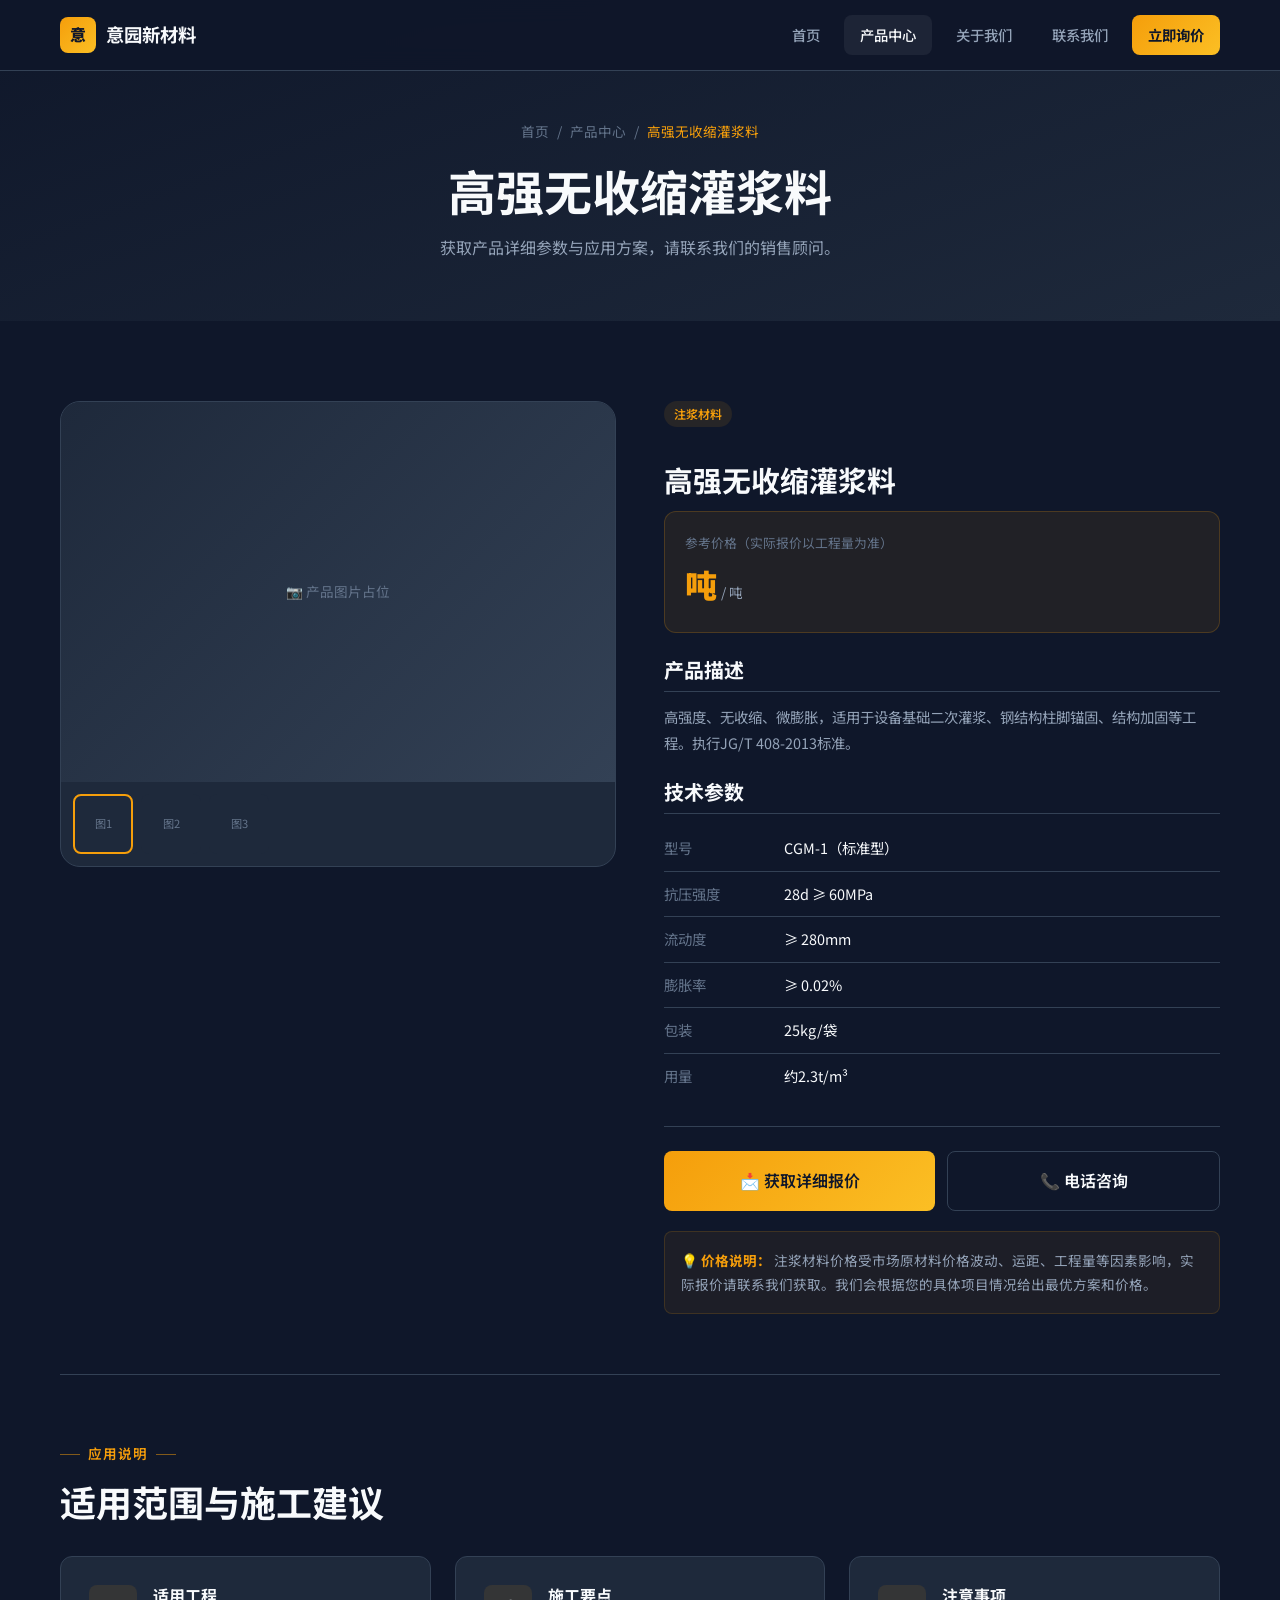
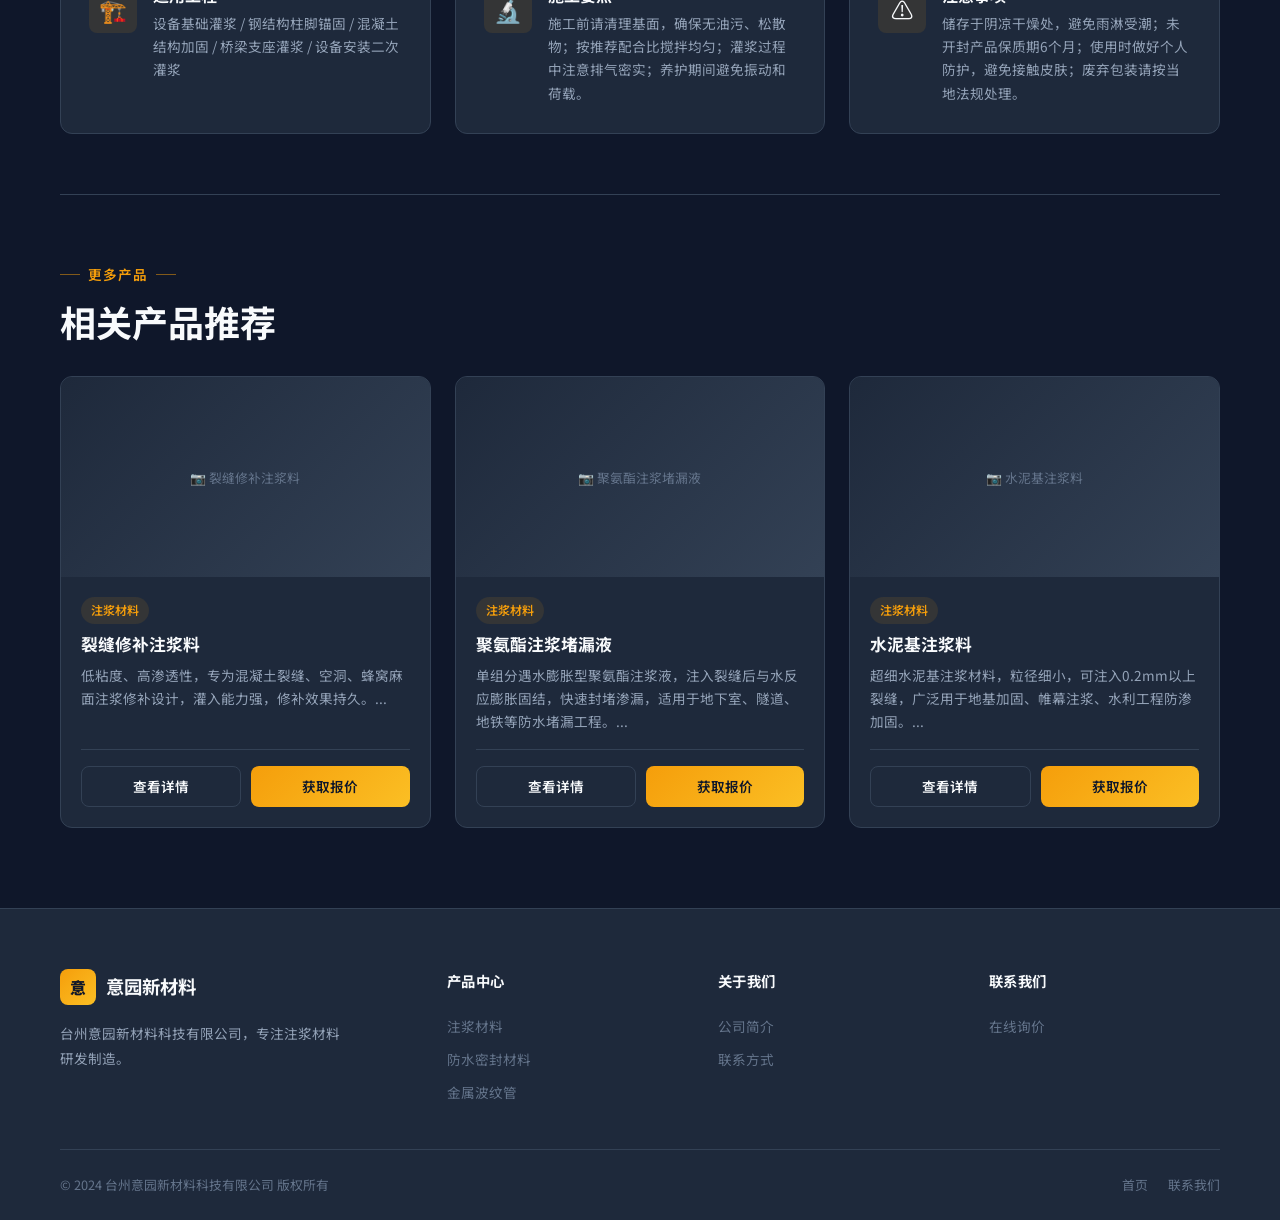
<file: product.html>
<!DOCTYPE html>
<html lang="zh-CN">
<head>
  <meta charset="UTF-8">
  <meta name="viewport" content="width=device-width, initial-scale=1.0">
  <title>产品详情 — 台州意园新材料科技有限公司</title>
  <link rel="preconnect" href="https://fonts.googleapis.com">
  <link href="https://fonts.googleapis.com/css2?family=Noto+Sans+SC:wght@400;500;600;700;900&display=swap" rel="stylesheet">
  <link rel="stylesheet" href="style.css">
</head>
<body>

  <!-- 导航栏 -->
  <nav class="navbar">
    <div class="container">
      <a href="index.html" class="navbar-logo">
        <div class="navbar-logo-icon">意</div>
        <span>意园新材料</span>
      </a>
      <div class="navbar-menu">
        <a href="index.html">首页</a>
        <a href="products.html" class="active">产品中心</a>
        <a href="about.html">关于我们</a>
        <a href="contact.html">联系我们</a>
        <a href="contact.html" class="navbar-cta">立即询价</a>
      </div>
      <button class="navbar-toggle" aria-label="打开菜单" aria-expanded="false">
        <span></span><span></span><span></span>
      </button>
    </div>
  </nav>

  <div class="mobile-menu">
    <a href="index.html">首页</a>
    <a href="products.html" class="active">产品中心</a>
    <a href="about.html">关于我们</a>
    <a href="contact.html">联系我们</a>
    <a href="contact.html">立即询价</a>
  </div>

  <!-- 页面标题 -->
  <div class="page-header">
    <div class="container">
      <div class="breadcrumb">
        <a href="index.html">首页</a> / <a href="products.html">产品中心</a> / <span id="breadcrumb-name">产品详情</span>
      </div>
      <h1 id="page-title">产品详情</h1>
      <p>获取产品详细参数与应用方案，请联系我们的销售顾问。</p>
    </div>
  </div>

  <!-- 产品详情 -->
  <section class="section">
    <div class="container">
      <div class="product-detail-grid">

        <!-- 左侧：图片 -->
        <div class="product-gallery">
          <div class="product-gallery-img" id="product-image">
            📷 产品图片占位
          </div>
          <div class="product-gallery-thumbs">
            <div class="product-gallery-thumb active" style="background:#1e293b; display:flex; align-items:center; justify-content:center; color:var(--color-text-muted); font-size:0.7rem;">图1</div>
            <div class="product-gallery-thumb" style="background:#1e293b; display:flex; align-items:center; justify-content:center; color:var(--color-text-muted); font-size:0.7rem;">图2</div>
            <div class="product-gallery-thumb" style="background:#1e293b; display:flex; align-items:center; justify-content:center; color:var(--color-text-muted); font-size:0.7rem;">图3</div>
          </div>
        </div>

        <!-- 右侧：信息 -->
        <div class="product-detail-info">
          <div class="product-meta" id="product-meta">
            <!-- JS动态 -->
          </div>
          <h1 id="product-name">加载中...</h1>

          <div class="product-price-box">
            <div class="product-price-label">参考价格（实际报价以工程量为准）</div>
            <div class="product-price" id="product-price">面议<span class="product-price-unit">/ 吨</span></div>
          </div>

          <div class="product-section">
            <h3>产品描述</h3>
            <p id="product-desc">加载中...</p>
          </div>

          <div class="product-section">
            <h3>技术参数</h3>
            <table class="specs-table" id="product-specs">
              <!-- JS动态 -->
            </table>
          </div>

          <div class="product-actions">
            <a href="contact.html" class="btn btn-primary btn-lg" style="flex:1;">
              📩 获取详细报价
            </a>
            <a href="contact.html" class="btn btn-outline btn-lg" style="flex:1;">
              📞 电话咨询
            </a>
          </div>

          <div style="margin-top: 20px; padding: 16px; background: rgba(245,158,11,0.06); border: 1px solid rgba(245,158,11,0.15); border-radius: var(--radius-md);">
            <p style="font-size: 0.85rem; color: var(--color-text-secondary); line-height: 1.8; margin: 0;">
              💡 <strong style="color: var(--color-accent);">价格说明：</strong>
              注浆材料价格受市场原材料价格波动、运距、工程量等因素影响，实际报价请联系我们获取。我们会根据您的具体项目情况给出最优方案和价格。
            </p>
          </div>
        </div>

      </div>

      <!-- 应用场景 -->
      <div style="margin-top: 60px; padding-top: 60px; border-top: 1px solid var(--color-border);">
        <div class="section-header" style="text-align: left; max-width: 100%; margin-bottom: 32px;">
          <div class="section-label">应用说明</div>
          <h2>适用范围与施工建议</h2>
        </div>
        <div class="features-grid" style="grid-template-columns: repeat(3, 1fr);">
          <div class="feature-card">
            <div class="feature-icon">🏗️</div>
            <div class="feature-content">
              <h4>适用工程</h4>
              <p id="product-applications">加载中...</p>
            </div>
          </div>
          <div class="feature-card">
            <div class="feature-icon">🔬</div>
            <div class="feature-content">
              <h4>施工要点</h4>
              <p>施工前请清理基面，确保无油污、松散物；按推荐配合比搅拌均匀；灌浆过程中注意排气密实；养护期间避免振动和荷载。</p>
            </div>
          </div>
          <div class="feature-card">
            <div class="feature-icon">⚠️</div>
            <div class="feature-content">
              <h4>注意事项</h4>
              <p>储存于阴凉干燥处，避免雨淋受潮；未开封产品保质期6个月；使用时做好个人防护，避免接触皮肤；废弃包装请按当地法规处理。</p>
            </div>
          </div>
        </div>
      </div>

      <!-- 相关产品 -->
      <div style="margin-top: 60px; padding-top: 60px; border-top: 1px solid var(--color-border);">
        <div class="section-header" style="text-align: left; max-width: 100%; margin-bottom: 32px;">
          <div class="section-label">更多产品</div>
          <h2>相关产品推荐</h2>
        </div>
        <div class="products-grid" id="related-products">
          <!-- JS动态 -->
        </div>
      </div>

    </div>
  </section>

  <!-- 页脚 -->
  <footer class="footer">
    <div class="container">
      <div class="footer-grid">
        <div class="footer-brand">
          <a href="index.html" class="navbar-logo" style="margin-bottom: 8px;">
            <div class="navbar-logo-icon">意</div>
            <span>意园新材料</span>
          </a>
          <p>台州意园新材料科技有限公司，专注注浆材料研发制造。</p>
        </div>
        <div>
          <div class="footer-title">产品中心</div>
          <div class="footer-links">
            <a href="products.html?cat=grouting">注浆材料</a>
            <a href="products.html?cat=sealing">防水密封材料</a>
            <a href="products.html?cat=bellows">金属波纹管</a>
          </div>
        </div>
        <div>
          <div class="footer-title">关于我们</div>
          <div class="footer-links">
            <a href="about.html">公司简介</a>
            <a href="contact.html">联系方式</a>
          </div>
        </div>
        <div>
          <div class="footer-title">联系我们</div>
          <div class="footer-links">
            <a href="contact.html">在线询价</a>
          </div>
        </div>
      </div>
      <div class="footer-bottom">
        <span>© 2024 台州意园新材料科技有限公司 版权所有</span>
        <div class="footer-bottom-links">
          <a href="index.html">首页</a>
          <a href="contact.html">联系我们</a>
        </div>
      </div>
    </div>
  </footer>

  <button class="back-to-top" aria-label="回到顶部">↑</button>

  <script src="main.js"></script>
  <script>
    document.addEventListener('DOMContentLoaded', () => {
      const allProducts = [
        { id:1, name:'高强无收缩灌浆料', category:'grouting', categoryLabel:'注浆材料', desc:'高强度、无收缩、微膨胀，适用于设备基础二次灌浆、钢结构柱脚锚固、结构加固等工程。执行JG/T 408-2013标准。', applications:'设备基础灌浆 / 钢结构柱脚锚固 / 混凝土结构加固 / 桥梁支座灌浆 / 设备安装二次灌浆', price:'面议/吨', specs:[{k:'型号',v:'CGM-1（标准型）'},{k:'抗压强度',v:'28d ≥ 60MPa'},{k:'流动度',v:'≥ 280mm'},{k:'膨胀率',v:'≥ 0.02%'},{k:'包装',v:'25kg/袋'},{k:'用量',v:'约2.3t/m³'}] },
        { id:2, name:'裂缝修补注浆料', category:'grouting', categoryLabel:'注浆材料', desc:'低粘度、高渗透性，专为混凝土裂缝、空洞、蜂窝麻面注浆修补设计，灌入能力强，修补效果持久。', applications:'混凝土裂缝注浆修补 / 梁柱裂缝加固 / 隧道衬砌裂缝处理 / 楼板裂缝修补', price:'面议/吨', specs:[{k:'类型',v:'改性环氧注浆料'},{k:'粘度',v:'≤ 100mPa·s'},{k:'抗压强度',v:'≥ 50MPa'},{k:'粘结强度',v:'≥ 2.5MPa'},{k:'包装',v:'10kg/组'}] },
        { id:3, name:'聚氨酯注浆堵漏液', category:'grouting', categoryLabel:'注浆材料', desc:'单组分遇水膨胀型聚氨酯注浆液，注入裂缝后与水反应膨胀固结，快速封堵渗漏，适用于地下室、隧道、地铁等防水堵漏工程。', applications:'地下室防水堵漏 / 隧道渗漏处理 / 地铁区间堵漏 / 涵洞堵漏 / 水池伸缩缝堵漏', price:'面议/吨', specs:[{k:'类型',v:'亲水性聚氨酯'},{k:'密度',v:'约1.05g/cm³'},{k:'膨胀率',v:'≥ 300%'},{k:'凝胶时间',v:'10s~60s（可调）'},{k:'包装',v:'10kg/桶 / 25kg/桶'}] },
        { id:4, name:'水泥基注浆料', category:'grouting', categoryLabel:'注浆材料', desc:'超细水泥基注浆材料，粒径细小，可注入0.2mm以上裂缝，广泛用于地基加固、帷幕注浆、水利工程防渗加固。', applications:'地基帷幕注浆 / 坝基防渗加固 / 隧道超前注浆 / 边坡加固 / 地下连续墙接缝注浆', price:'面议/吨', specs:[{k:'型号',v:'超细型'},{k:'细度',v:'比表面积 ≥ 600m²/kg'},{k:'抗压强度',v:'28d ≥ 40MPa'},{k:'流动度',v:'≥ 240mm'},{k:'包装',v:'25kg/袋'}] },
        { id:5, name:'建筑防水嵌缝密封胶', category:'sealing', categoryLabel:'防水密封', desc:'单组分中性硅酮密封胶，高弹性、低模量，位移能力±25%，适用于建筑接缝、幕墙、门窗嵌缝密封，防水耐候。', applications:'建筑外墙接缝 / 幕墙嵌缝 / 门窗框密封 / 铝合金接缝 / 屋面伸缩缝密封', price:'面议/支', specs:[{k:'类型',v:'硅酮密封胶'},{k:'位移能力',v:'±25%'},{k:'表干时间',v:'≤ 30min'},{k:'耐温范围',v:'-40℃~+150℃'},{k:'包装',v:'590ml/支'},{k:'颜色',v:'黑/白/灰/透明'}] },
        { id:6, name:'聚氨酯建筑密封胶', category:'sealing', categoryLabel:'防水密封', desc:'双组分聚氨酯密封材料，粘结力强，耐磨耐油，适用于混凝土伸缩缝、桥面、机场跑道等接缝密封防水。', applications:'混凝土伸缩缝密封 / 桥面铺装接缝 / 机场跑道密封 / 工业地坪接缝 / 隧道接缝防水', price:'面议/吨', specs:[{k:'类型',v:'双组分聚氨酯'},{k:'硬度',v:'15~50（Shore A）'},{k:'拉伸强度',v:'≥ 1.5MPa'},{k:'断裂伸长率',v:'≥ 400%'},{k:'包装',v:'25kg/组'}] },
        { id:7, name:'遇水膨胀止水条', category:'sealing', categoryLabel:'防水密封', desc:'遇水膨胀型橡胶止水条，安装便捷，适用于施工缝、变形缝止水，膨胀率可控，止水效果持久可靠。', applications:'地下室施工缝 / 变形缝止水 / 水池接缝 / 隧道管片接缝 / 穿墙管周围止水', price:'面议/米', specs:[{k:'材质',v:'腻子型橡胶'},{k:'膨胀率',v:'≥ 200%'},{k:'耐水压',v:'≥ 1.5MPa'},{k:'截面尺寸',v:'10×20mm等多种'},{k:'包装',v:'5m/卷'}] },
        { id:8, name:'预应力金属波纹管', category:'bellows', categoryLabel:'金属波纹管', desc:'镀锌钢带卷制而成，强度高、耐腐蚀，用于预应力混凝土桥梁、轨枕等工程穿束预留孔道，执行JTG/T F50标准。', applications:'预应力混凝土桥梁 / 轨枕 / 大跨度梁 / 斜拉桥 / 市政高架桥', price:'面议/米', specs:[{k:'材质',v:'镀锌钢带'},{k:'壁厚',v:'0.25~0.5mm'},{k:'直径',v:'φ50~φ120mm'},{k:'执行标准',v:'JTG/T F50'}] },
        { id:9, name:'PVC双壁波纹管', category:'bellows', categoryLabel:'金属波纹管', desc:'PVC材质双壁结构，环刚度高、重量轻、耐腐蚀，安装便捷，广泛用于建筑排水、市政排污、通信穿管等。', applications:'建筑排水系统 / 市政排污管道 / 通信电缆保护管 / 农业灌溉管道', price:'面议/米', specs:[{k:'材质',v:'硬聚氯乙烯（PVC）'},{k:'环刚度',v:'≥ 4kN/m²'},{k:'直径',v:'φ110~φ600mm'},{k:'连接方式',v:'承插胶圈连接'},{k:'执行标准',v:'GB/T 18477.1'}] },
        { id:10, name:'工程塑料检查井', category:'plastic', categoryLabel:'塑料制品', desc:'PE/PP材质检查井，重量轻、耐腐蚀、施工快，替代传统砖砌井，用于市政排水管道系统。', applications:'市政排水管道检查井 / 小区雨污分流管道 / 通信管道人孔', price:'面议/套', specs:[{k:'材质',v:'HDPE'},{k:'直径',v:'φ315~φ1200mm'},{k:'环刚度',v:'≥ 8kN/m²'},{k:'连接方式',v:'承插连接'}] },
      ];

      // 获取URL参数中的产品ID
      const params = new URLSearchParams(window.location.search);
      const productId = parseInt(params.get('id')) || 1;
      const product = allProducts.find(p => p.id === productId) || allProducts[0];

      // 渲染产品信息
      document.getElementById('page-title').textContent = product.name;
      document.getElementById('breadcrumb-name').textContent = product.name;
      document.getElementById('product-name').textContent = product.name;
      document.getElementById('product-desc').textContent = product.desc;
      document.getElementById('product-applications').textContent = product.applications;
      document.title = product.name + ' — 台州意园新材料科技有限公司';

      // 价格
      const priceEl = document.querySelector('#product-price');
      priceEl.innerHTML = product.price.replace('面议/', '') + '<span class="product-price-unit">/ 吨</span>';

      // 分类标签
      document.getElementById('product-meta').innerHTML =
        `<span class="product-tag">${product.categoryLabel}</span>`;

      // 规格表格
      document.getElementById('product-specs').innerHTML =
        product.specs.map(s => `<tr><td>${s.k}</td><td>${s.v}</td></tr>`).join('');

      // 相关产品（同分类）
      const related = allProducts.filter(p => p.category === product.category && p.id !== product.id).slice(0, 3);
      const relatedContainer = document.getElementById('related-products');

      if (related.length > 0) {
        relatedContainer.innerHTML = related.map(p => `
          <div class="product-card" data-category="${p.category}">
            <div class="product-card-img">📷 ${p.name}</div>
            <div class="product-card-body">
              <span class="product-tag">${p.categoryLabel}</span>
              <h3>${p.name}</h3>
              <p>${p.desc.substring(0, 60)}...</p>
              <div class="product-card-footer">
                <a href="product.html?id=${p.id}" class="btn btn-outline btn-sm" style="flex:1;">查看详情</a>
                <a href="contact.html" class="btn btn-primary btn-sm" style="flex:1;">获取报价</a>
              </div>
            </div>
          </div>
        `).join('');
      } else {
        relatedContainer.innerHTML = '<p style="grid-column:1/-1;text-align:center;color:var(--color-text-muted);padding:40px 0;">暂无相关产品，<a href="products.html" style="color:var(--color-accent);">查看全部产品 →</a></p>';
      }
    });
  </script>
</body>
</html>
</file>
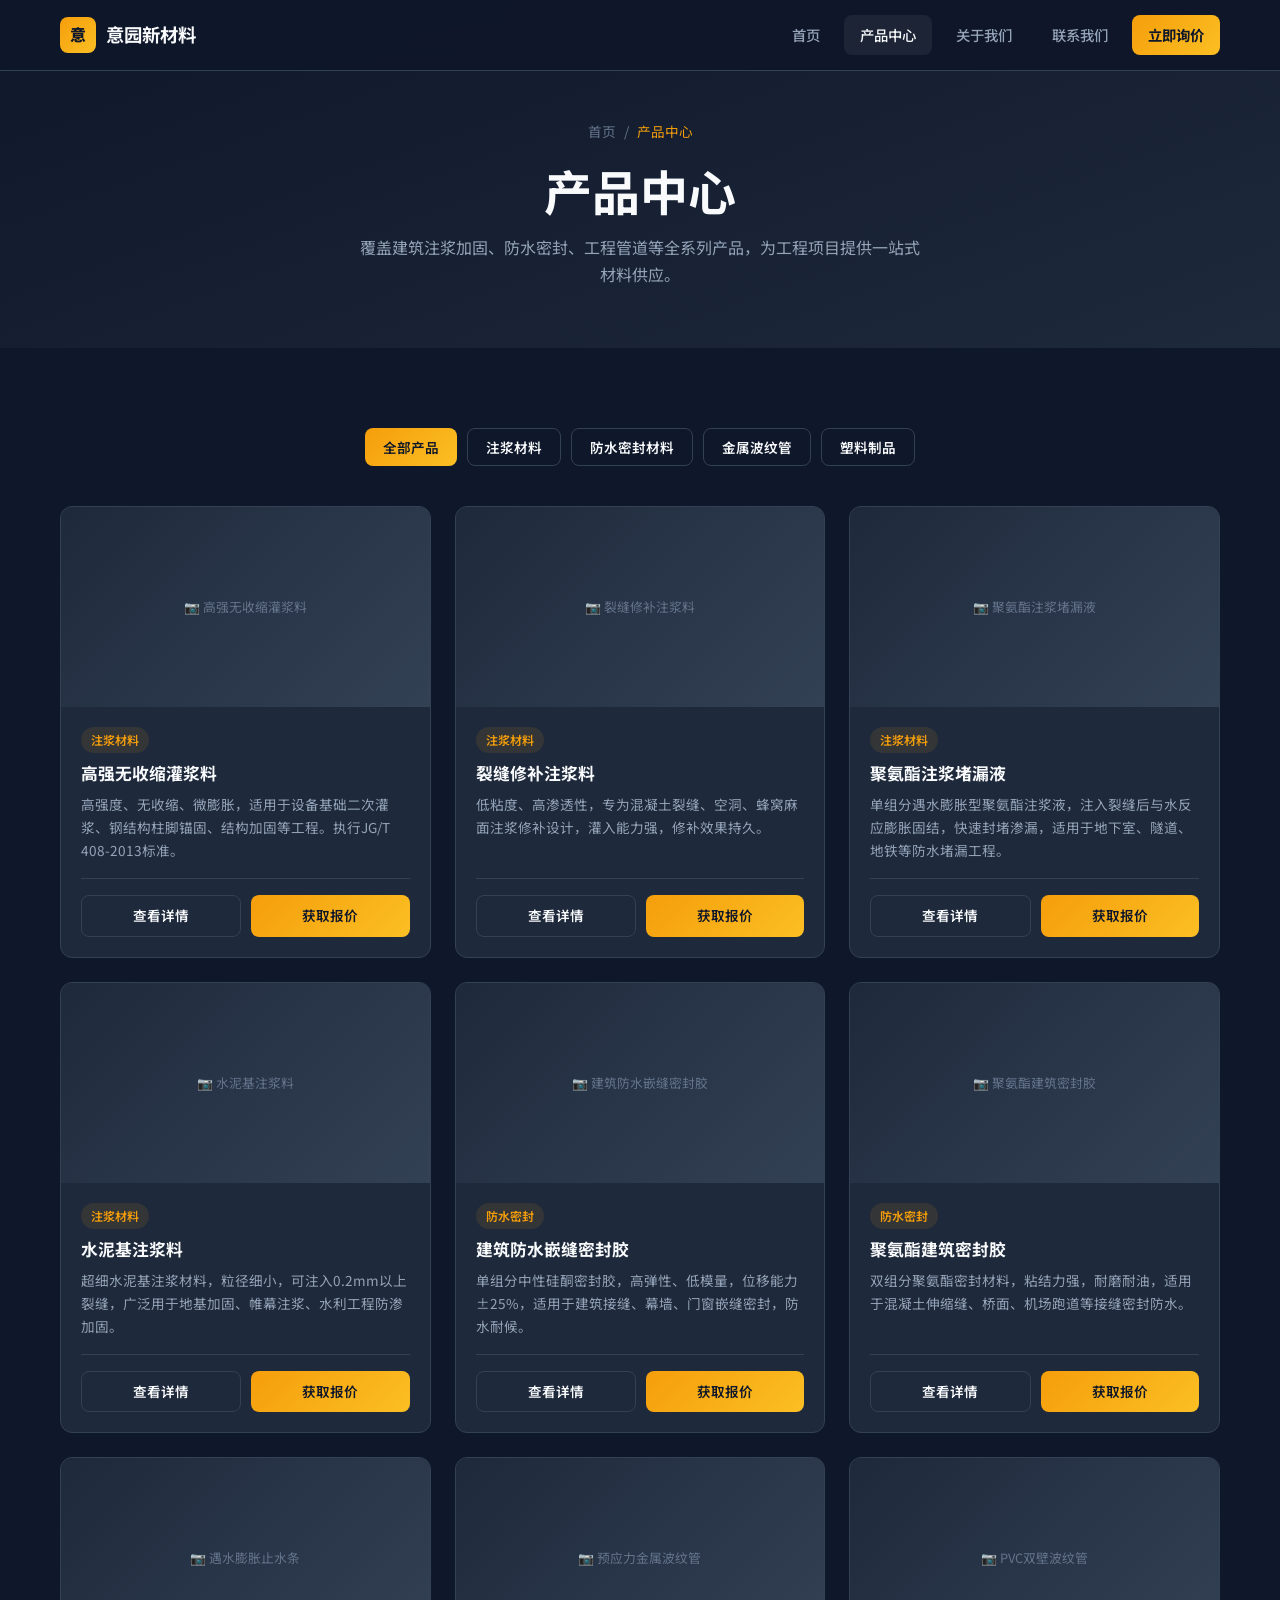
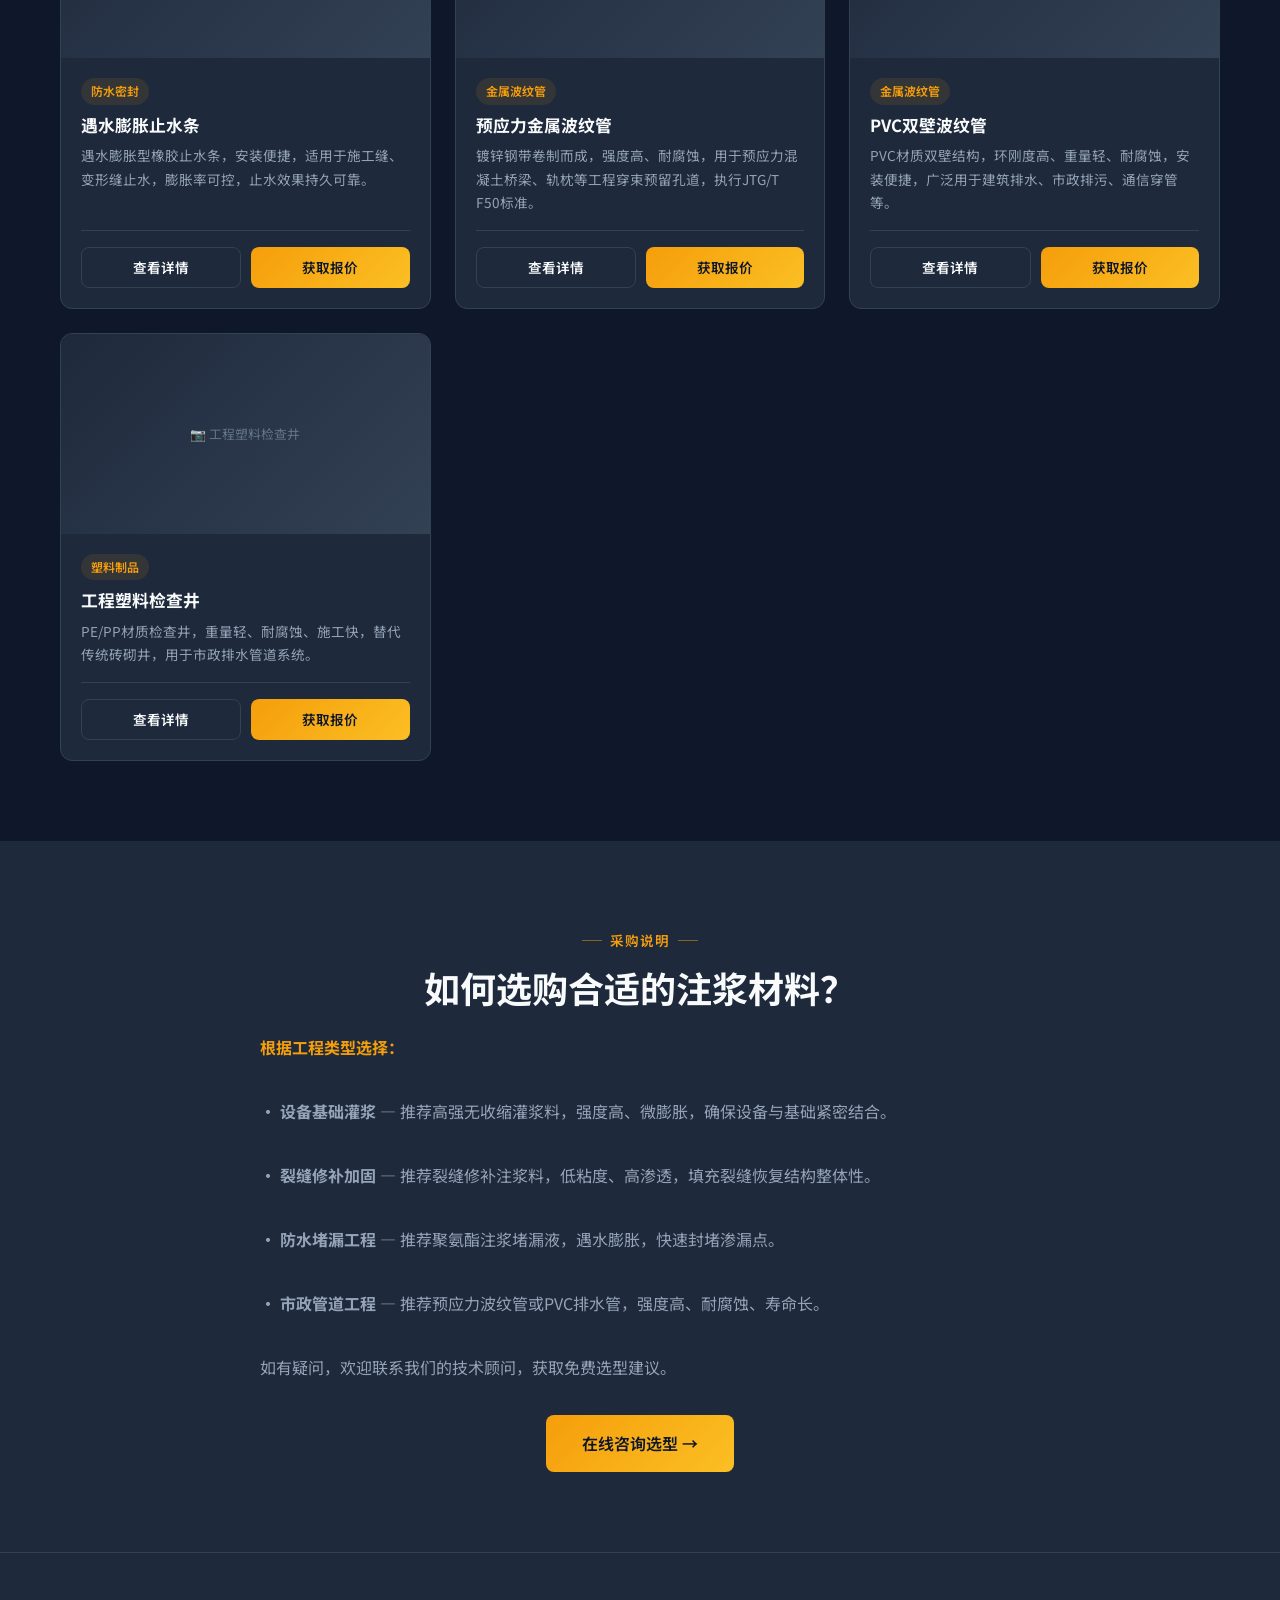
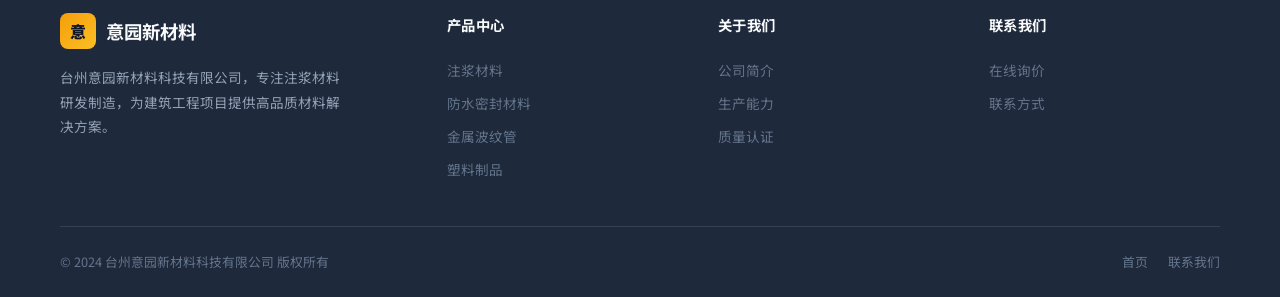
<file: products.html>
<!DOCTYPE html>
<html lang="zh-CN">
<head>
  <meta charset="UTF-8">
  <meta name="viewport" content="width=device-width, initial-scale=1.0">
  <title>产品中心 — 台州意园新材料科技有限公司</title>
  <meta name="description" content="台州意园注浆材料产品中心，提供高强灌浆料、裂缝修补注浆料、防水密封材料、金属波纹管等建筑新材料。">
  <link rel="preconnect" href="https://fonts.googleapis.com">
  <link href="https://fonts.googleapis.com/css2?family=Noto+Sans+SC:wght@400;500;600;700;900&display=swap" rel="stylesheet">
  <link rel="stylesheet" href="style.css">
</head>
<body>

  <!-- 导航栏 -->
  <nav class="navbar">
    <div class="container">
      <a href="index.html" class="navbar-logo">
        <div class="navbar-logo-icon">意</div>
        <span>意园新材料</span>
      </a>
      <div class="navbar-menu">
        <a href="index.html">首页</a>
        <a href="products.html" class="active">产品中心</a>
        <a href="about.html">关于我们</a>
        <a href="contact.html">联系我们</a>
        <a href="contact.html" class="navbar-cta">立即询价</a>
      </div>
      <button class="navbar-toggle" aria-label="打开菜单" aria-expanded="false">
        <span></span><span></span><span></span>
      </button>
    </div>
  </nav>

  <div class="mobile-menu">
    <a href="index.html">首页</a>
    <a href="products.html" class="active">产品中心</a>
    <a href="about.html">关于我们</a>
    <a href="contact.html">联系我们</a>
    <a href="contact.html">立即询价</a>
  </div>

  <!-- 页面标题 -->
  <div class="page-header">
    <div class="container">
      <div class="breadcrumb">
        <a href="index.html">首页</a> / <span>产品中心</span>
      </div>
      <h1>产品中心</h1>
      <p>覆盖建筑注浆加固、防水密封、工程管道等全系列产品，为工程项目提供一站式材料供应。</p>
    </div>
  </div>

  <!-- 产品列表 -->
  <section class="section">
    <div class="container">

      <!-- 筛选标签 -->
      <div style="display: flex; gap: 10px; margin-bottom: 40px; flex-wrap: wrap; justify-content: center;">
        <button class="btn btn-primary btn-sm" data-filter="all" onclick="filterProducts('all')">全部产品</button>
        <button class="btn btn-outline btn-sm" data-filter="grouting" onclick="filterProducts('grouting')">注浆材料</button>
        <button class="btn btn-outline btn-sm" data-filter="sealing" onclick="filterProducts('sealing')">防水密封材料</button>
        <button class="btn btn-outline btn-sm" data-filter="bellows" onclick="filterProducts('bellows')">金属波纹管</button>
        <button class="btn btn-outline btn-sm" data-filter="plastic" onclick="filterProducts('plastic')">塑料制品</button>
      </div>

      <!-- 产品网格 -->
      <div class="products-grid" id="products-grid">
        <!-- JS动态渲染 -->
      </div>

    </div>
  </section>

  <!-- 产品说明区 -->
  <section class="section section-dark">
    <div class="container" style="max-width: 800px; margin: 0 auto; text-align: center;">
      <div class="section-label">采购说明</div>
      <h2 style="margin-bottom: 20px;">如何选购合适的注浆材料？</h2>
      <p style="line-height: 2; margin-bottom: 32px; text-align: left;">
        <strong style="color:var(--color-accent);">根据工程类型选择：</strong><br>
        <br>
        <strong>• 设备基础灌浆</strong> — 推荐高强无收缩灌浆料，强度高、微膨胀，确保设备与基础紧密结合。<br><br>
        <strong>• 裂缝修补加固</strong> — 推荐裂缝修补注浆料，低粘度、高渗透，填充裂缝恢复结构整体性。<br><br>
        <strong>• 防水堵漏工程</strong> — 推荐聚氨酯注浆堵漏液，遇水膨胀，快速封堵渗漏点。<br><br>
        <strong>• 市政管道工程</strong> — 推荐预应力波纹管或PVC排水管，强度高、耐腐蚀、寿命长。<br><br>
        如有疑问，欢迎联系我们的技术顾问，获取免费选型建议。
      </p>
      <a href="contact.html" class="btn btn-primary btn-lg">在线咨询选型 →</a>
    </div>
  </section>

  <!-- 页脚 -->
  <footer class="footer">
    <div class="container">
      <div class="footer-grid">
        <div class="footer-brand">
          <a href="index.html" class="navbar-logo" style="margin-bottom: 8px;">
            <div class="navbar-logo-icon">意</div>
            <span>意园新材料</span>
          </a>
          <p>台州意园新材料科技有限公司，专注注浆材料研发制造，为建筑工程项目提供高品质材料解决方案。</p>
        </div>
        <div>
          <div class="footer-title">产品中心</div>
          <div class="footer-links">
            <a href="products.html?cat=grouting">注浆材料</a>
            <a href="products.html?cat=sealing">防水密封材料</a>
            <a href="products.html?cat=bellows">金属波纹管</a>
            <a href="products.html?cat=plastic">塑料制品</a>
          </div>
        </div>
        <div>
          <div class="footer-title">关于我们</div>
          <div class="footer-links">
            <a href="about.html">公司简介</a>
            <a href="about.html">生产能力</a>
            <a href="about.html">质量认证</a>
          </div>
        </div>
        <div>
          <div class="footer-title">联系我们</div>
          <div class="footer-links">
            <a href="contact.html">在线询价</a>
            <a href="contact.html">联系方式</a>
          </div>
        </div>
      </div>
      <div class="footer-bottom">
        <span>© 2024 台州意园新材料科技有限公司 版权所有</span>
        <div class="footer-bottom-links">
          <a href="index.html">首页</a>
          <a href="contact.html">联系我们</a>
        </div>
      </div>
    </div>
  </footer>

  <button class="back-to-top" aria-label="回到顶部">↑</button>

  <script src="main.js"></script>
  <script>
    document.addEventListener('DOMContentLoaded', () => {
      const container = document.getElementById('products-grid');
      if (!container) return;

      const products = [
        // 注浆材料
        { id: 1, name: '高强无收缩灌浆料', category: 'grouting', categoryLabel: '注浆材料', desc: '高强度、无收缩、微膨胀，适用于设备基础二次灌浆、钢结构柱脚锚固、结构加固等工程。执行JG/T 408-2013标准。', specs: [{k:'型号',v:'CGM-1（标准型）'}, {k:'抗压强度',v:'28d ≥ 60MPa'}, {k:'流动度',v:'≥ 280mm'}, {k:'膨胀率',v:'≥ 0.02%'}, {k:'包装',v:'25kg/袋'}, {k:'用量',v:'约2.3t/m³'}] },
        { id: 2, name: '裂缝修补注浆料', category: 'grouting', categoryLabel: '注浆材料', desc: '低粘度、高渗透性，专为混凝土裂缝、空洞、蜂窝麻面注浆修补设计，灌入能力强，修补效果持久。', specs: [{k:'类型',v:'改性环氧注浆料'}, {k:'粘度',v:'≤ 100mPa·s'}, {k:'抗压强度',v:'≥ 50MPa'}, {k:'粘结强度',v:'≥ 2.5MPa'}, {k:'包装',v:'10kg/组'}] },
        { id: 3, name: '聚氨酯注浆堵漏液', category: 'grouting', categoryLabel: '注浆材料', desc: '单组分遇水膨胀型聚氨酯注浆液，注入裂缝后与水反应膨胀固结，快速封堵渗漏，适用于地下室、隧道、地铁等防水堵漏工程。', specs: [{k:'类型',v:'亲水性聚氨酯'}, {k:'密度',v:'约1.05g/cm³'}, {k:'膨胀率',v:'≥ 300%'}, {k:'凝胶时间',v:'10s~60s（可调）'}, {k:'包装',v:'10kg/桶 / 25kg/桶'}] },
        { id: 4, name: '水泥基注浆料', category: 'grouting', categoryLabel: '注浆材料', desc: '超细水泥基注浆材料，粒径细小，可注入0.2mm以上裂缝，广泛用于地基加固、帷幕注浆、水利工程防渗加固。', specs: [{k:'型号',v:'超细型'}, {k:'细度',v:'比表面积 ≥ 600m²/kg'}, {k:'抗压强度',v:'28d ≥ 40MPa'}, {k:'流动度',v:'≥ 240mm'}, {k:'包装',v:'25kg/袋'}] },
        // 防水密封材料
        { id: 5, name: '建筑防水嵌缝密封胶', category: 'sealing', categoryLabel: '防水密封', desc: '单组分中性硅酮密封胶，高弹性、低模量，位移能力±25%，适用于建筑接缝、幕墙、门窗嵌缝密封，防水耐候。', specs: [{k:'类型',v:'硅酮密封胶'}, {k:'位移能力',v:'±25%'}, {k:'表干时间',v:'≤ 30min'}, {k:'耐温范围',v:'-40℃~+150℃'}, {k:'包装',v:'590ml/支'}, {k:'颜色',v:'黑/白/灰/透明'}] },
        { id: 6, name: '聚氨酯建筑密封胶', category: 'sealing', categoryLabel: '防水密封', desc: '双组分聚氨酯密封材料，粘结力强，耐磨耐油，适用于混凝土伸缩缝、桥面、机场跑道等接缝密封防水。', specs: [{k:'类型',v:'双组分聚氨酯'}, {k:'硬度',v:'15~50（Shore A）'}, {k:'拉伸强度',v:'≥ 1.5MPa'}, {k:'断裂伸长率',v:'≥ 400%'}, {k:'包装',v:'25kg/组'}] },
        { id: 7, name: '遇水膨胀止水条', category: 'sealing', categoryLabel: '防水密封', desc: '遇水膨胀型橡胶止水条，安装便捷，适用于施工缝、变形缝止水，膨胀率可控，止水效果持久可靠。', specs: [{k:'材质',v:'腻子型橡胶'}, {k:'膨胀率',v:'≥ 200%'}, {k:'耐水压',v:'≥ 1.5MPa'}, {k:'截面尺寸',v:'10×20mm等多种'}, {k:'包装',v:'5m/卷'}] },
        // 金属波纹管
        { id: 8, name: '预应力金属波纹管', category: 'bellows', categoryLabel: '金属波纹管', desc: '镀锌钢带卷制而成，强度高、耐腐蚀，用于预应力混凝土桥梁、轨枕等工程穿束预留孔道，执行JTG/T F50标准。', specs: [{k:'材质',v:'镀锌钢带'}, {k:'壁厚',v:'0.25~0.5mm'}, {k:'直径',v:'φ50~φ120mm'}, {k:'执行标准',v:'JTG/T F50'}, {k:'卷重',v:'按规格'}] },
        { id: 9, name: 'PVC双壁波纹管', category: 'bellows', categoryLabel: '金属波纹管', desc: 'PVC材质双壁结构，环刚度高、重量轻、耐腐蚀，安装便捷，广泛用于建筑排水、市政排污、通信穿管等。', specs: [{k:'材质',v:'硬聚氯乙烯（PVC）'}, {k:'环刚度',v:'≥ 4kN/m²'}, {k:'直径',v:'φ110~φ600mm'}, {k:'连接方式',v:'承插胶圈连接'}, {k:'执行标准',v:'GB/T 18477.1'}] },
        // 塑料制品
        { id: 10, name: '工程塑料检查井', category: 'plastic', categoryLabel: '塑料制品', desc: 'PE/PP材质检查井，重量轻、耐腐蚀、施工快，替代传统砖砌井，用于市政排水管道系统。', specs: [{k:'材质',v:'HDPE'}, {k:'直径',v:'φ315~φ1200mm'}, {k:'环刚度',v:'≥ 8kN/m²'}, {k:'连接方式',v:'承插连接'}] },
      ];

      // 根据URL参数自动筛选分类
      const urlParams = new URLSearchParams(window.location.search);
      const initCategory = urlParams.get('cat') || 'all';

      function renderProducts(category) {
        const filtered = category === 'all' ? products : products.filter(p => p.category === category);
        container.innerHTML = filtered.map(p => `
          <div class="product-card" data-category="${p.category}">
            <div class="product-card-img">📷 ${p.name}</div>
            <div class="product-card-body">
              <span class="product-tag">${p.categoryLabel}</span>
              <h3>${p.name}</h3>
              <p>${p.desc}</p>
              <div class="product-card-footer">
                <a href="product.html?id=${p.id}" class="btn btn-outline btn-sm" style="flex:1;">查看详情</a>
                <a href="contact.html" class="btn btn-primary btn-sm" style="flex:1;">获取报价</a>
              </div>
            </div>
          </div>
        `).join('');

        if (filtered.length === 0) {
          container.innerHTML = '<p style="grid-column:1/-1;text-align:center;color:var(--color-text-muted);padding:60px 0;">该分类暂无产品，详情请联系客服。</p>';
        }
      }

      // 初始渲染
      renderProducts(initCategory);
      filterProducts(initCategory);
    });

    // 全局函数，供 onclick 调用
    window.filterProducts = function(category) {
      const cards = document.querySelectorAll('.product-card');
      cards.forEach(card => {
        const cardCat = card.dataset.category;
        card.style.display = (category === 'all' || cardCat === category) ? '' : 'none';
      });
      document.querySelectorAll('[data-filter]').forEach(btn => {
        btn.classList.toggle('btn-primary', btn.dataset.filter === category);
        btn.classList.toggle('btn-outline', btn.dataset.filter !== category);
      });
    };
  </script>
</body>
</html>
</file>
<file: style.css>
/* ============================================================
   台州意园新材料科技有限公司 - 全局样式表
   专业商务深色风格
   ============================================================ */

/* --- CSS 变量（设计系统） --- */
:root {
  /* 颜色 */
  --color-bg-primary: #0f172a;       /* 主背景：深蓝黑 */
  --color-bg-secondary: #1e293b;     /* 次背景：深灰蓝 */
  --color-bg-card: #334155;          /* 卡片背景 */
  --color-accent: #f59e0b;           /* 强调色：琥珀金 */
  --color-accent-light: #fbbf24;     /* 强调色亮 */
  --color-text-primary: #f8fafc;     /* 主文字：白 */
  --color-text-secondary: #94a3b8;   /* 次文字：灰蓝 */
  --color-text-muted: #64748b;       /* 弱文字 */
  --color-border: #334155;           /* 边框 */
  --color-success: #22c55e;
  --color-error: #ef4444;
  --color-white: #ffffff;

  /* 字体 */
  --font-sans: 'Noto Sans SC', -apple-system, BlinkMacSystemFont, 'Segoe UI', sans-serif;

  /* 间距 */
  --section-padding: 80px 0;
  --container-max: 1200px;

  /* 圆角 */
  --radius-sm: 4px;
  --radius-md: 8px;
  --radius-lg: 12px;
  --radius-xl: 20px;

  /* 阴影 */
  --shadow-sm: 0 1px 3px rgba(0,0,0,0.3);
  --shadow-md: 0 4px 16px rgba(0,0,0,0.4);
  --shadow-lg: 0 8px 32px rgba(0,0,0,0.5);

  /* 过渡 */
  --transition: 0.3s ease;
}

/* --- 重置与基础 --- */
*, *::before, *::after {
  box-sizing: border-box;
  margin: 0;
  padding: 0;
}

html {
  scroll-behavior: smooth;
  font-size: 16px;
}

body {
  font-family: var(--font-sans);
  background-color: var(--color-bg-primary);
  color: var(--color-text-primary);
  line-height: 1.7;
  -webkit-font-smoothing: antialiased;
  -moz-osx-font-smoothing: grayscale;
}

a {
  color: var(--color-accent);
  text-decoration: none;
  transition: color var(--transition);
}
a:hover { color: var(--color-accent-light); }

img { max-width: 100%; height: auto; display: block; }

ul { list-style: none; }

.container {
  max-width: var(--container-max);
  margin: 0 auto;
  padding: 0 20px;
}

/* --- 排版 --- */
h1, h2, h3, h4, h5, h6 {
  font-weight: 700;
  line-height: 1.3;
  color: var(--color-text-primary);
}
h1 { font-size: clamp(2rem, 5vw, 3rem); }
h2 { font-size: clamp(1.5rem, 3vw, 2.25rem); }
h3 { font-size: 1.25rem; }
h4 { font-size: 1.1rem; }

p { color: var(--color-text-secondary); }

/* --- 导航栏 --- */
.navbar {
  position: fixed;
  top: 0;
  left: 0;
  right: 0;
  z-index: 1000;
  background: rgba(15, 23, 42, 0.95);
  backdrop-filter: blur(12px);
  -webkit-backdrop-filter: blur(12px);
  border-bottom: 1px solid var(--color-border);
  transition: background var(--transition);
}

.navbar .container {
  display: flex;
  align-items: center;
  justify-content: space-between;
  height: 70px;
}

.navbar-logo {
  display: flex;
  align-items: center;
  gap: 10px;
  font-size: 1.15rem;
  font-weight: 700;
  color: var(--color-text-primary);
  text-decoration: none;
}
.navbar-logo:hover { color: var(--color-text-primary); }

.navbar-logo-icon {
  width: 36px;
  height: 36px;
  background: linear-gradient(135deg, var(--color-accent), var(--color-accent-light));
  border-radius: var(--radius-md);
  display: flex;
  align-items: center;
  justify-content: center;
  font-weight: 900;
  font-size: 1rem;
  color: #0f172a;
  flex-shrink: 0;
}

.navbar-menu {
  display: flex;
  align-items: center;
  gap: 8px;
}

.navbar-menu a {
  color: var(--color-text-secondary);
  padding: 8px 16px;
  border-radius: var(--radius-md);
  font-size: 0.9rem;
  font-weight: 500;
  transition: all var(--transition);
}
.navbar-menu a:hover,
.navbar-menu a.active {
  color: var(--color-text-primary);
  background: rgba(255,255,255,0.06);
}

.navbar-cta {
  background: linear-gradient(135deg, var(--color-accent), var(--color-accent-light)) !important;
  color: #0f172a !important;
  font-weight: 700 !important;
  border: none;
  cursor: pointer;
  transition: all var(--transition);
}
.navbar-cta:hover {
  transform: translateY(-1px);
  box-shadow: 0 4px 16px rgba(245, 158, 11, 0.4);
}

/* 移动端菜单 */
.navbar-toggle {
  display: none;
  background: none;
  border: none;
  cursor: pointer;
  padding: 8px;
}

.navbar-toggle span {
  display: block;
  width: 24px;
  height: 2px;
  background: var(--color-text-primary);
  margin: 5px 0;
  border-radius: 2px;
  transition: all var(--transition);
}

.mobile-menu {
  display: none;
  position: fixed;
  top: 70px;
  left: 0;
  right: 0;
  background: var(--color-bg-secondary);
  border-bottom: 1px solid var(--color-border);
  padding: 16px 20px;
  flex-direction: column;
  gap: 4px;
}
.mobile-menu.open { display: flex; }
.mobile-menu a {
  color: var(--color-text-secondary);
  padding: 12px 16px;
  border-radius: var(--radius-md);
  font-size: 0.95rem;
  transition: all var(--transition);
}
.mobile-menu a:hover { background: rgba(255,255,255,0.05); color: var(--color-text-primary); }

/* --- Hero 区域 --- */
.hero {
  padding: 140px 0 80px;
  background: linear-gradient(160deg, #0f172a 0%, #1e293b 50%, #0f172a 100%);
  position: relative;
  overflow: hidden;
}

.hero::before {
  content: '';
  position: absolute;
  top: -50%;
  right: -20%;
  width: 60%;
  height: 200%;
  background: radial-gradient(ellipse, rgba(245,158,11,0.06) 0%, transparent 70%);
  pointer-events: none;
}

.hero .container {
  display: grid;
  grid-template-columns: 1fr 1fr;
  gap: 60px;
  align-items: center;
}

.hero-badge {
  display: inline-flex;
  align-items: center;
  gap: 6px;
  background: rgba(245,158,11,0.1);
  border: 1px solid rgba(245,158,11,0.3);
  color: var(--color-accent);
  padding: 6px 14px;
  border-radius: 50px;
  font-size: 0.8rem;
  font-weight: 600;
  margin-bottom: 20px;
}

.hero h1 {
  margin-bottom: 20px;
  background: linear-gradient(135deg, #f8fafc 0%, #cbd5e1 100%);
  -webkit-background-clip: text;
  -webkit-text-fill-color: transparent;
  background-clip: text;
}

.hero h1 span {
  background: linear-gradient(135deg, var(--color-accent), var(--color-accent-light));
  -webkit-background-clip: text;
  -webkit-text-fill-color: transparent;
  background-clip: text;
}

.hero-desc {
  font-size: 1.1rem;
  margin-bottom: 36px;
  max-width: 520px;
  line-height: 1.8;
}

.hero-buttons {
  display: flex;
  gap: 16px;
  flex-wrap: wrap;
}

.hero-stats {
  display: flex;
  gap: 40px;
  margin-top: 48px;
  padding-top: 32px;
  border-top: 1px solid var(--color-border);
}

.hero-stat-num {
  font-size: 2rem;
  font-weight: 900;
  color: var(--color-accent);
  line-height: 1;
}
.hero-stat-label {
  font-size: 0.8rem;
  color: var(--color-text-muted);
  margin-top: 4px;
}

/* Hero 右侧图片 */
.hero-visual {
  position: relative;
}

.hero-card {
  background: var(--color-bg-secondary);
  border: 1px solid var(--color-border);
  border-radius: var(--radius-xl);
  overflow: hidden;
  box-shadow: var(--shadow-lg);
}

.hero-card-img {
  width: 100%;
  height: 320px;
  object-fit: cover;
  background: linear-gradient(135deg, #1e293b, #334155);
  display: flex;
  align-items: center;
  justify-content: center;
  color: var(--color-text-muted);
  font-size: 0.9rem;
}

.hero-floating-badge {
  position: absolute;
  bottom: -20px;
  left: -20px;
  background: var(--color-bg-secondary);
  border: 1px solid var(--color-border);
  border-radius: var(--radius-lg);
  padding: 14px 20px;
  display: flex;
  align-items: center;
  gap: 10px;
  box-shadow: var(--shadow-md);
}

.hero-floating-badge-icon {
  width: 40px;
  height: 40px;
  background: rgba(245,158,11,0.15);
  border-radius: var(--radius-md);
  display: flex;
  align-items: center;
  justify-content: center;
  font-size: 1.2rem;
}

.hero-floating-badge-text {
  font-size: 0.85rem;
  color: var(--color-text-secondary);
}
.hero-floating-badge-text strong {
  display: block;
  color: var(--color-text-primary);
  font-size: 0.95rem;
}

/* --- 按钮样式 --- */
.btn {
  display: inline-flex;
  align-items: center;
  justify-content: center;
  gap: 8px;
  padding: 12px 28px;
  border-radius: var(--radius-md);
  font-size: 0.95rem;
  font-weight: 600;
  font-family: var(--font-sans);
  cursor: pointer;
  border: none;
  transition: all var(--transition);
  text-decoration: none;
  white-space: nowrap;
}

.btn-primary {
  background: linear-gradient(135deg, var(--color-accent), var(--color-accent-light));
  color: #0f172a;
}
.btn-primary:hover {
  transform: translateY(-2px);
  box-shadow: 0 6px 24px rgba(245,158,11,0.35);
  color: #0f172a;
}

.btn-outline {
  background: transparent;
  color: var(--color-text-primary);
  border: 1px solid var(--color-border);
}
.btn-outline:hover {
  background: rgba(255,255,255,0.06);
  border-color: var(--color-text-secondary);
}

.btn-sm {
  padding: 8px 18px;
  font-size: 0.85rem;
}

.btn-lg {
  padding: 15px 36px;
  font-size: 1rem;
}

/* --- 通用区块 --- */
.section {
  padding: var(--section-padding);
}

.section-dark {
  background: var(--color-bg-secondary);
}

.section-header {
  text-align: center;
  max-width: 640px;
  margin: 0 auto 56px;
}

.section-label {
  display: inline-flex;
  align-items: center;
  gap: 8px;
  color: var(--color-accent);
  font-size: 0.85rem;
  font-weight: 600;
  text-transform: uppercase;
  letter-spacing: 1px;
  margin-bottom: 12px;
}

.section-label::before,
.section-label::after {
  content: '';
  width: 20px;
  height: 1px;
  background: var(--color-accent);
  opacity: 0.5;
}

.section-header h2 {
  margin-bottom: 16px;
}

.section-header p {
  font-size: 1rem;
  line-height: 1.8;
}

/* --- 产品分类卡片 --- */
.categories-grid {
  display: grid;
  grid-template-columns: repeat(4, 1fr);
  gap: 24px;
}

.category-card {
  background: var(--color-bg-secondary);
  border: 1px solid var(--color-border);
  border-radius: var(--radius-lg);
  padding: 32px 24px;
  text-align: center;
  transition: all var(--transition);
  cursor: pointer;
  text-decoration: none;
  display: block;
  color: inherit;
}

.category-card:hover {
  border-color: var(--color-accent);
  transform: translateY(-4px);
  box-shadow: 0 12px 40px rgba(245,158,11,0.12);
}

.category-icon {
  width: 64px;
  height: 64px;
  background: rgba(245,158,11,0.1);
  border-radius: var(--radius-lg);
  display: flex;
  align-items: center;
  justify-content: center;
  margin: 0 auto 20px;
  font-size: 1.8rem;
  transition: all var(--transition);
}

.category-card:hover .category-icon {
  background: rgba(245,158,11,0.2);
  transform: scale(1.1);
}

.category-card h3 {
  margin-bottom: 8px;
  font-size: 1.1rem;
}

.category-card p {
  font-size: 0.85rem;
  line-height: 1.6;
}

/* --- 核心优势 --- */
.features-grid {
  display: grid;
  grid-template-columns: repeat(3, 1fr);
  gap: 24px;
}

.feature-card {
  display: flex;
  gap: 16px;
  padding: 28px;
  background: var(--color-bg-secondary);
  border: 1px solid var(--color-border);
  border-radius: var(--radius-lg);
  transition: all var(--transition);
}

.feature-card:hover {
  border-color: rgba(245,158,11,0.3);
  background: rgba(30,41,59,0.8);
}

.feature-icon {
  width: 48px;
  height: 48px;
  background: rgba(245,158,11,0.1);
  border-radius: var(--radius-md);
  display: flex;
  align-items: center;
  justify-content: center;
  font-size: 1.4rem;
  flex-shrink: 0;
}

.feature-content h4 {
  margin-bottom: 6px;
  font-size: 1rem;
}

.feature-content p {
  font-size: 0.85rem;
  line-height: 1.7;
}

/* --- 产品列表 --- */
.products-grid {
  display: grid;
  grid-template-columns: repeat(3, 1fr);
  gap: 24px;
}

.product-card {
  background: var(--color-bg-secondary);
  border: 1px solid var(--color-border);
  border-radius: var(--radius-lg);
  overflow: hidden;
  transition: all var(--transition);
  display: flex;
  flex-direction: column;
}

.product-card:hover {
  border-color: rgba(245,158,11,0.3);
  transform: translateY(-4px);
  box-shadow: var(--shadow-md);
}

.product-card-img {
  width: 100%;
  height: 200px;
  object-fit: cover;
  background: linear-gradient(135deg, #1e293b, #334155);
  display: flex;
  align-items: center;
  justify-content: center;
  color: var(--color-text-muted);
  font-size: 0.8rem;
}

.product-card-body {
  padding: 20px;
  flex: 1;
  display: flex;
  flex-direction: column;
}

.product-tag {
  display: inline-block;
  background: rgba(245,158,11,0.1);
  color: var(--color-accent);
  padding: 3px 10px;
  border-radius: 50px;
  font-size: 0.75rem;
  font-weight: 600;
  margin-bottom: 10px;
  width: fit-content;
}

.product-card h3 {
  margin-bottom: 8px;
  font-size: 1.05rem;
}

.product-card p {
  font-size: 0.85rem;
  line-height: 1.7;
  flex: 1;
}

.product-card-footer {
  display: flex;
  gap: 10px;
  margin-top: 16px;
  padding-top: 16px;
  border-top: 1px solid var(--color-border);
}

/* --- 关于我们 --- */
.about-grid {
  display: grid;
  grid-template-columns: 1fr 1fr;
  gap: 60px;
  align-items: center;
}

.about-img-placeholder {
  width: 100%;
  height: 400px;
  background: linear-gradient(135deg, #1e293b, #334155);
  border-radius: var(--radius-xl);
  display: flex;
  align-items: center;
  justify-content: center;
  color: var(--color-text-muted);
  font-size: 0.9rem;
  border: 1px solid var(--color-border);
}

.about-content h2 {
  margin-bottom: 20px;
}

.about-content p {
  margin-bottom: 16px;
  font-size: 0.95rem;
  line-height: 1.9;
}

.about-tags {
  display: flex;
  flex-wrap: wrap;
  gap: 10px;
  margin-top: 28px;
}

.about-tag {
  display: flex;
  align-items: center;
  gap: 6px;
  background: var(--color-bg-secondary);
  border: 1px solid var(--color-border);
  padding: 8px 16px;
  border-radius: var(--radius-md);
  font-size: 0.85rem;
  color: var(--color-text-secondary);
}

.about-tag-icon {
  color: var(--color-accent);
  font-size: 1rem;
}

/* --- 联系表单 --- */
.contact-grid {
  display: grid;
  grid-template-columns: 1fr 1.2fr;
  gap: 48px;
  align-items: start;
}

.contact-info-card {
  background: var(--color-bg-secondary);
  border: 1px solid var(--color-border);
  border-radius: var(--radius-xl);
  padding: 36px;
}

.contact-info-item {
  display: flex;
  gap: 16px;
  padding: 20px 0;
  border-bottom: 1px solid var(--color-border);
}
.contact-info-item:last-child { border-bottom: none; }

.contact-info-icon {
  width: 44px;
  height: 44px;
  background: rgba(245,158,11,0.1);
  border-radius: var(--radius-md);
  display: flex;
  align-items: center;
  justify-content: center;
  font-size: 1.2rem;
  flex-shrink: 0;
}

.contact-info-label {
  font-size: 0.8rem;
  color: var(--color-text-muted);
  margin-bottom: 4px;
}

.contact-info-value {
  font-size: 0.95rem;
  color: var(--color-text-primary);
  font-weight: 500;
}

/* --- 表单 --- */
.form-card {
  background: var(--color-bg-secondary);
  border: 1px solid var(--color-border);
  border-radius: var(--radius-xl);
  padding: 36px;
}

.form-grid {
  display: grid;
  grid-template-columns: 1fr 1fr;
  gap: 20px;
}
.form-grid .form-full { grid-column: 1 / -1; }

.form-group {
  display: flex;
  flex-direction: column;
  gap: 8px;
}

.form-group label {
  font-size: 0.85rem;
  font-weight: 500;
  color: var(--color-text-secondary);
}

.form-group label .required {
  color: var(--color-error);
  margin-left: 2px;
}

.form-group input,
.form-group select,
.form-group textarea {
  background: var(--color-bg-primary);
  border: 1px solid var(--color-border);
  border-radius: var(--radius-md);
  padding: 12px 16px;
  font-size: 0.9rem;
  font-family: var(--font-sans);
  color: var(--color-text-primary);
  transition: border-color var(--transition);
  outline: none;
  width: 100%;
}

.form-group input::placeholder,
.form-group textarea::placeholder {
  color: var(--color-text-muted);
}

.form-group input:focus,
.form-group select:focus,
.form-group textarea:focus {
  border-color: var(--color-accent);
}

.form-group textarea {
  resize: vertical;
  min-height: 100px;
}

.form-group select {
  appearance: none;
  background-image: url("data:image/svg+xml,%3Csvg xmlns='http://www.w3.org/2000/svg' width='12' height='12' viewBox='0 0 12 12'%3E%3Cpath fill='%2394a3b8' d='M6 8L1 3h10z'/%3E%3C/svg%3E");
  background-repeat: no-repeat;
  background-position: right 12px center;
  padding-right: 36px;
  cursor: pointer;
}

.form-group select option {
  background: var(--color-bg-secondary);
}

.form-error {
  color: var(--color-error);
  font-size: 0.8rem;
  display: none;
}

.form-group.error input,
.form-group.error select,
.form-group.error textarea {
  border-color: var(--color-error);
}

.form-group.error .form-error { display: block; }

/* --- 提交成功提示 --- */
.form-success {
  display: none;
  text-align: center;
  padding: 48px 24px;
}

.form-success.show { display: block; }
.form-success-icon {
  width: 64px;
  height: 64px;
  background: rgba(34,197,94,0.15);
  border-radius: 50%;
  display: flex;
  align-items: center;
  justify-content: center;
  margin: 0 auto 20px;
  font-size: 1.8rem;
}
.form-success h3 { margin-bottom: 12px; }
.form-success p { margin-bottom: 24px; }

/* --- 页面标题区 --- */
.page-header {
  padding: 120px 0 60px;
  background: linear-gradient(160deg, #0f172a 0%, #1e293b 100%);
  text-align: center;
}

.breadcrumb {
  display: flex;
  align-items: center;
  justify-content: center;
  gap: 8px;
  margin-bottom: 16px;
  font-size: 0.85rem;
  color: var(--color-text-muted);
}

.breadcrumb a { color: var(--color-text-muted); }
.breadcrumb a:hover { color: var(--color-accent); }
.breadcrumb span { color: var(--color-accent); }

.page-header h1 { margin-bottom: 12px; }
.page-header p {
  max-width: 560px;
  margin: 0 auto;
  font-size: 1rem;
}

/* --- 产品详情页 --- */
.product-detail-grid {
  display: grid;
  grid-template-columns: 1fr 1fr;
  gap: 48px;
  align-items: start;
}

.product-gallery {
  background: var(--color-bg-secondary);
  border: 1px solid var(--color-border);
  border-radius: var(--radius-xl);
  overflow: hidden;
}

.product-gallery-img {
  width: 100%;
  height: 380px;
  object-fit: cover;
  background: linear-gradient(135deg, #1e293b, #334155);
  display: flex;
  align-items: center;
  justify-content: center;
  color: var(--color-text-muted);
  font-size: 0.85rem;
}

.product-gallery-thumbs {
  display: flex;
  gap: 8px;
  padding: 12px;
}

.product-gallery-thumb {
  width: 60px;
  height: 60px;
  border-radius: var(--radius-md);
  border: 2px solid transparent;
  cursor: pointer;
  object-fit: cover;
  background: var(--color-bg-primary);
  transition: border-color var(--transition);
}

.product-gallery-thumb.active,
.product-gallery-thumb:hover { border-color: var(--color-accent); }

.product-detail-info h1 {
  font-size: 1.8rem;
  margin-bottom: 12px;
}

.product-meta {
  display: flex;
  gap: 16px;
  flex-wrap: wrap;
  margin-bottom: 24px;
}

.product-price-box {
  background: rgba(245,158,11,0.08);
  border: 1px solid rgba(245,158,11,0.2);
  border-radius: var(--radius-lg);
  padding: 20px;
  margin-bottom: 24px;
}

.product-price-label {
  font-size: 0.8rem;
  color: var(--color-text-muted);
  margin-bottom: 4px;
}

.product-price {
  font-size: 2rem;
  font-weight: 900;
  color: var(--color-accent);
}

.product-price-unit {
  font-size: 0.85rem;
  color: var(--color-text-secondary);
  font-weight: 400;
  margin-left: 4px;
}

.product-section {
  margin-bottom: 24px;
}

.product-section h3 {
  margin-bottom: 12px;
  padding-bottom: 8px;
  border-bottom: 1px solid var(--color-border);
}

.product-section p {
  font-size: 0.9rem;
  line-height: 1.8;
}

.specs-table {
  width: 100%;
  border-collapse: collapse;
}

.specs-table tr { border-bottom: 1px solid var(--color-border); }
.specs-table tr:last-child { border-bottom: none; }
.specs-table td { padding: 10px 0; font-size: 0.9rem; }
.specs-table td:first-child {
  color: var(--color-text-muted);
  width: 120px;
}
.specs-table td:last-child { color: var(--color-text-primary); }

.product-actions {
  display: flex;
  gap: 12px;
  margin-top: 28px;
  padding-top: 24px;
  border-top: 1px solid var(--color-border);
}

/* --- 页脚 --- */
.footer {
  background: var(--color-bg-secondary);
  border-top: 1px solid var(--color-border);
  padding: 60px 0 24px;
}

.footer-grid {
  display: grid;
  grid-template-columns: 1.5fr 1fr 1fr 1fr;
  gap: 40px;
  margin-bottom: 40px;
}

.footer-brand p {
  font-size: 0.85rem;
  line-height: 1.8;
  margin-top: 16px;
  max-width: 280px;
}

.footer-title {
  font-size: 0.9rem;
  font-weight: 700;
  color: var(--color-text-primary);
  margin-bottom: 16px;
  text-transform: uppercase;
  letter-spacing: 0.5px;
}

.footer-links a {
  display: block;
  color: var(--color-text-muted);
  font-size: 0.85rem;
  padding: 5px 0;
  transition: all var(--transition);
}
.footer-links a:hover { color: var(--color-accent); padding-left: 4px; }

.footer-bottom {
  border-top: 1px solid var(--color-border);
  padding-top: 24px;
  display: flex;
  align-items: center;
  justify-content: space-between;
  font-size: 0.8rem;
  color: var(--color-text-muted);
}

.footer-bottom-links {
  display: flex;
  gap: 20px;
}
.footer-bottom-links a { color: var(--color-text-muted); font-size: 0.8rem; }

/* --- 回到顶部 --- */
.back-to-top {
  position: fixed;
  bottom: 32px;
  right: 32px;
  width: 44px;
  height: 44px;
  background: var(--color-accent);
  color: #0f172a;
  border: none;
  border-radius: 50%;
  cursor: pointer;
  font-size: 1.2rem;
  display: none;
  align-items: center;
  justify-content: center;
  transition: all var(--transition);
  z-index: 999;
  box-shadow: 0 4px 16px rgba(245,158,11,0.3);
}
.back-to-top:hover {
  transform: translateY(-3px);
  box-shadow: 0 6px 24px rgba(245,158,11,0.5);
}
.back-to-top.show { display: flex; }

/* --- 工具类 --- */
.text-center { text-align: center; }
.text-accent { color: var(--color-accent); }
.mt-8 { margin-top: 8px; }
.mt-16 { margin-top: 16px; }
.mt-24 { margin-top: 24px; }
.mt-32 { margin-top: 32px; }
.mb-8 { margin-bottom: 8px; }
.mb-16 { margin-bottom: 16px; }
.mb-24 { margin-bottom: 24px; }
.mb-32 { margin-bottom: 32px; }

/* --- 加载动画 --- */
@keyframes fadeInUp {
  from { opacity: 0; transform: translateY(20px); }
  to { opacity: 1; transform: translateY(0); }
}
.animate-in { animation: fadeInUp 0.6s ease forwards; }

/* --- 响应式 --- */
@media (max-width: 1024px) {
  .categories-grid { grid-template-columns: repeat(2, 1fr); }
  .features-grid { grid-template-columns: repeat(2, 1fr); }
  .products-grid { grid-template-columns: repeat(2, 1fr); }
  .about-grid { grid-template-columns: 1fr; gap: 40px; }
  .contact-grid { grid-template-columns: 1fr; }
  .footer-grid { grid-template-columns: repeat(2, 1fr); }
  .product-detail-grid { grid-template-columns: 1fr; }
}

@media (max-width: 768px) {
  .navbar-menu { display: none; }
  .navbar-toggle { display: block; }

  .hero .container { grid-template-columns: 1fr; gap: 40px; }
  .hero-visual { order: -1; }
  .hero-stats { gap: 24px; flex-wrap: wrap; }
  .hero-buttons { flex-direction: column; align-items: flex-start; }
  .hero-floating-badge { bottom: -16px; left: 16px; }

  .categories-grid { grid-template-columns: 1fr 1fr; gap: 16px; }
  .category-card { padding: 24px 16px; }
  .category-icon { width: 48px; height: 48px; font-size: 1.4rem; }

  .features-grid { grid-template-columns: 1fr; }
  .products-grid { grid-template-columns: 1fr; }

  .footer-grid { grid-template-columns: 1fr; gap: 28px; }
  .footer-bottom { flex-direction: column; gap: 12px; text-align: center; }

  .form-grid { grid-template-columns: 1fr; }
  .form-card { padding: 24px; }

  .section { padding: 60px 0; }
  .section-header { margin-bottom: 40px; }

  .hero { padding: 120px 0 60px; }
  .hero-card-img { height: 240px; }
}

@media (max-width: 480px) {
  .categories-grid { grid-template-columns: 1fr; }
  .hero-stats { flex-direction: column; gap: 16px; }
  .product-actions { flex-direction: column; }
  .product-gallery-img { height: 280px; }
}
</file>
